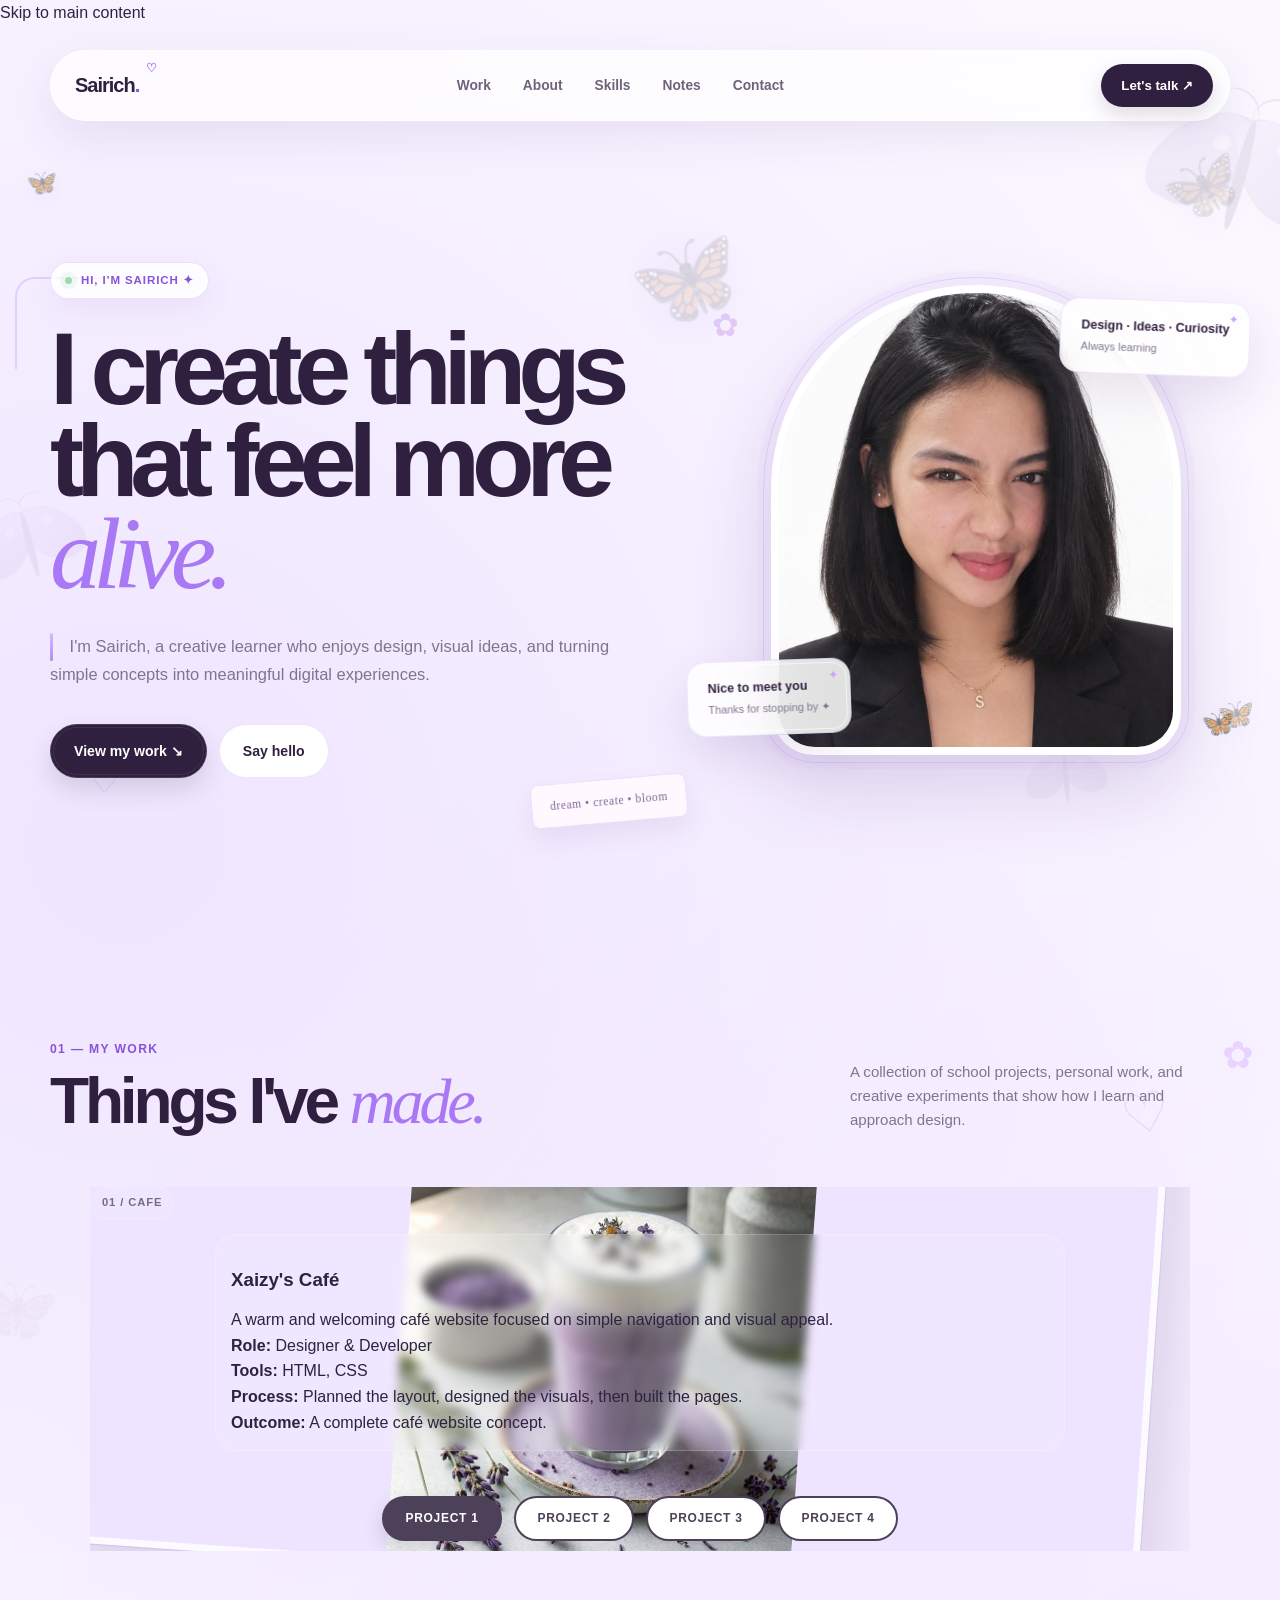
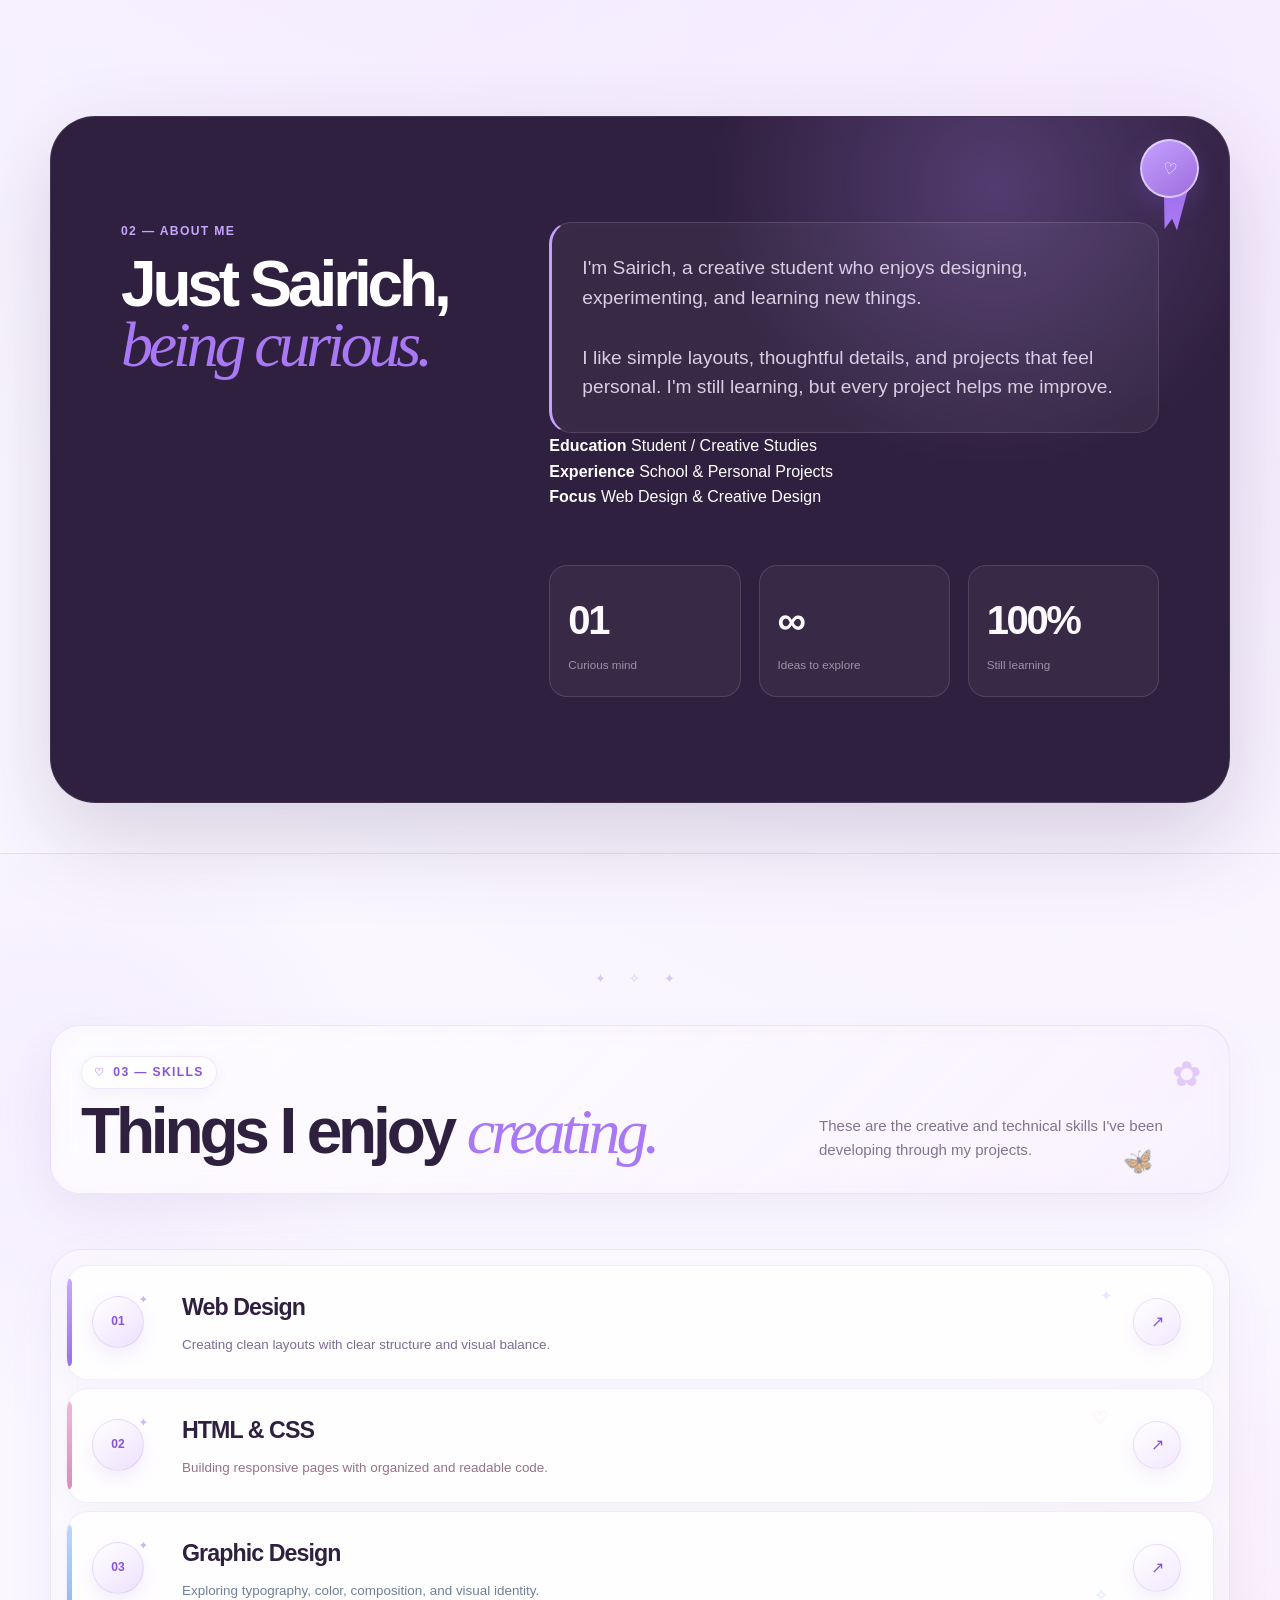
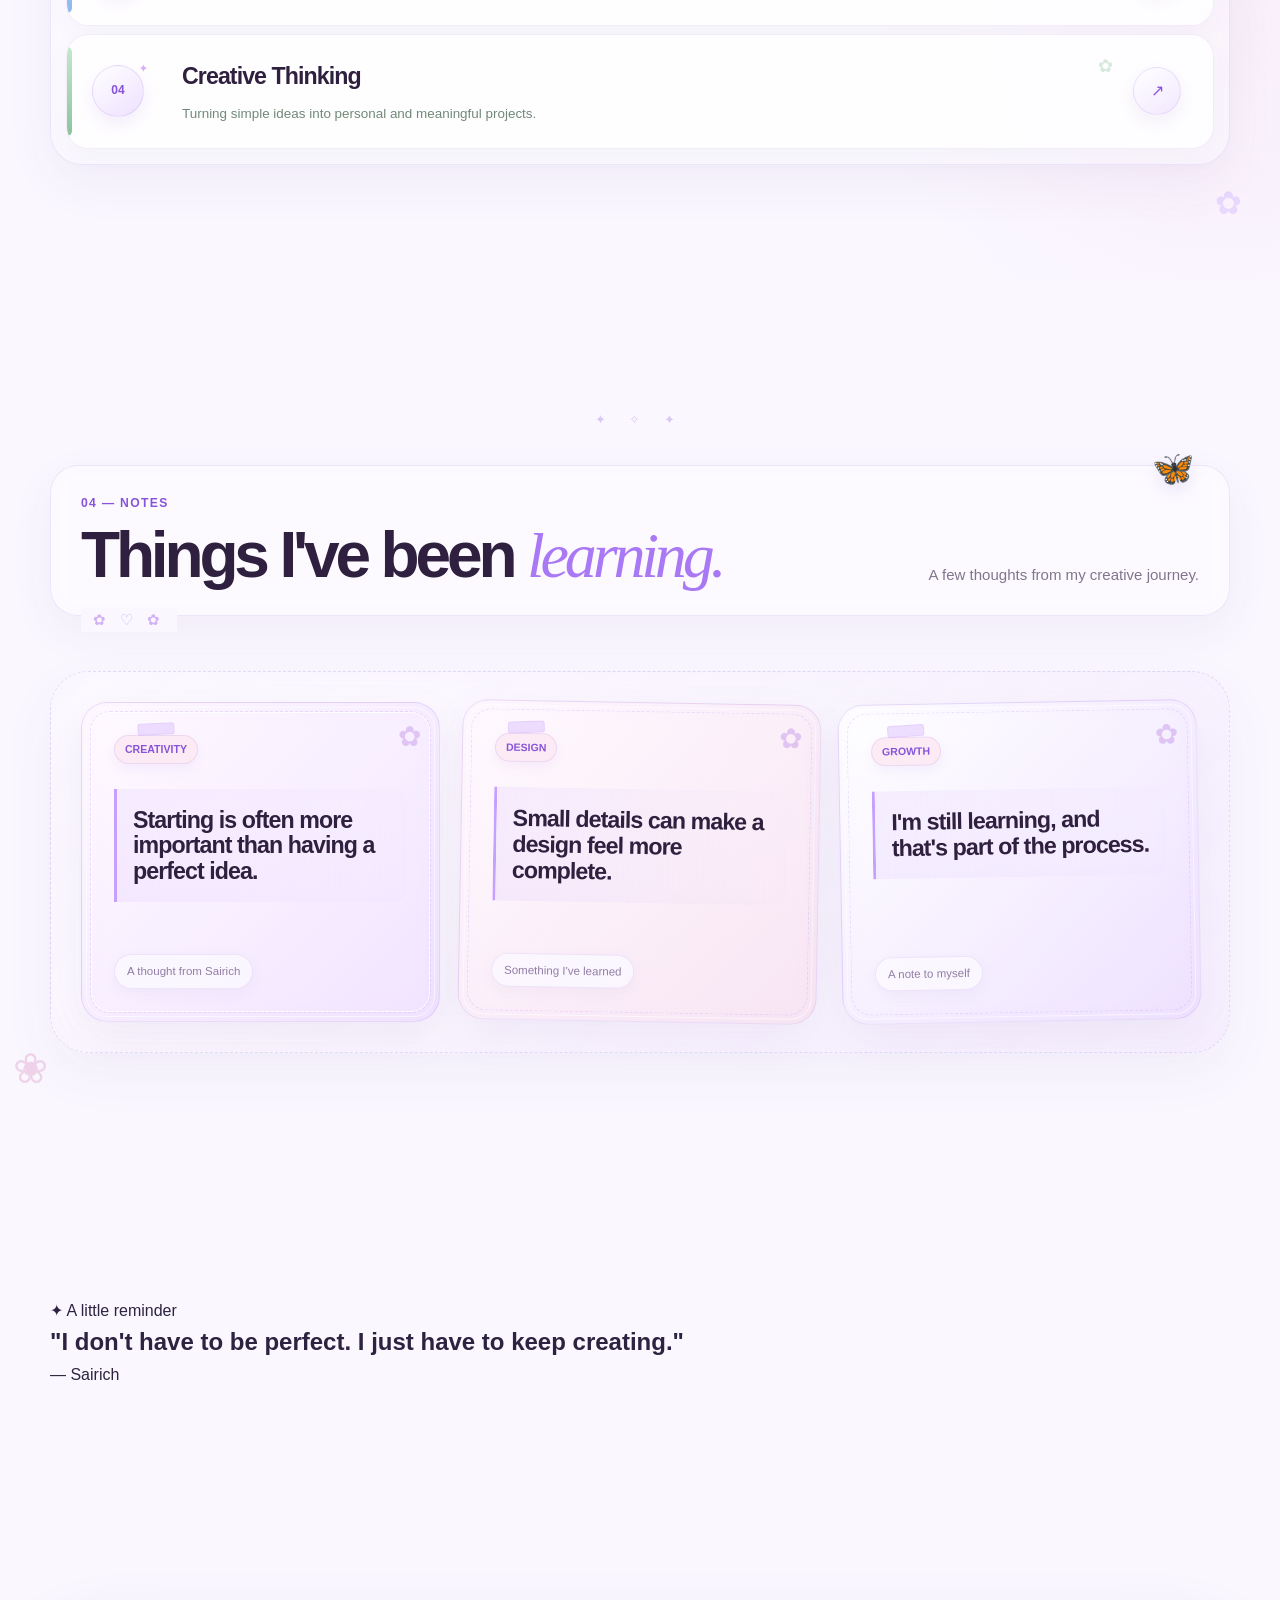
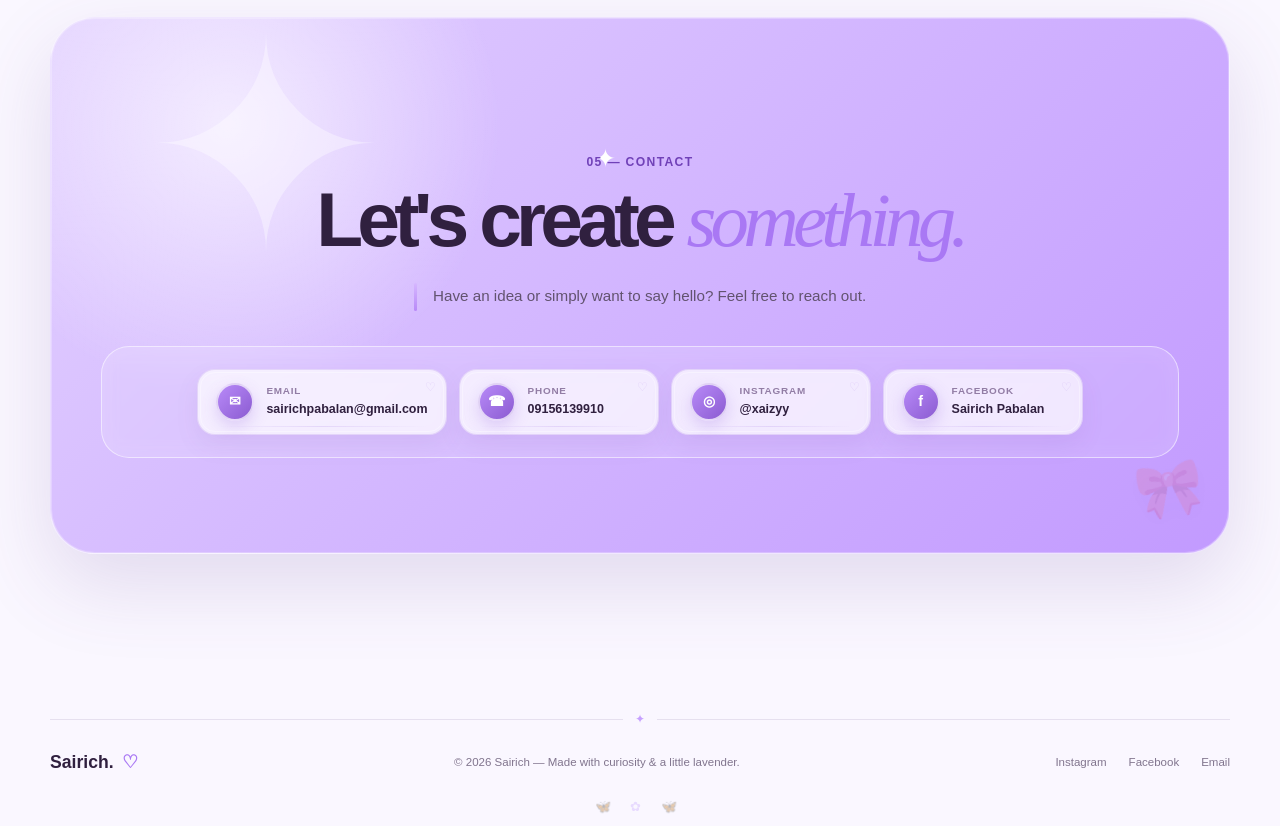
<file: xaizy port/index.html>
<!DOCTYPE html>
<html lang="en">
<head>
    <meta charset="UTF-8">
    <meta name="viewport" content="width=device-width, initial-scale=1.0">

    <meta
        name="description"
        content="Sairich's creative portfolio featuring design projects, personal work, and creative experiments."
    >

    <title>Sairich — Creative Portfolio</title>

    <link rel="stylesheet" href="style.css">
</head>

<body>

    <!-- Skip Link -->
    <a href="#main-content" class="skip-link">
        Skip to main content
    </a>

    <!-- Decorative Butterflies -->
    <div class="butterfly butterfly-one" aria-hidden="true">
        <span class="wing wing-left"></span>
        <span class="wing wing-right"></span>
        <span class="body"></span>
    </div>

    <div class="butterfly butterfly-two" aria-hidden="true">
        <span class="wing wing-left"></span>
        <span class="wing wing-right"></span>
        <span class="body"></span>
    </div>

    <div class="butterfly butterfly-three" aria-hidden="true">
        <span class="wing wing-left"></span>
        <span class="wing wing-right"></span>
        <span class="body"></span>
    </div>


    <!-- HEADER -->
    <header class="site-header">

        <div class="container">

            <nav class="nav" aria-label="Main navigation">

                <a href="#home" class="logo">
                    Sairich<span>.</span>
                </a>

                <ul class="nav-links">

                    <li>
                        <a href="#work">Work</a>
                    </li>

                    <li>
                        <a href="#about">About</a>
                    </li>

                    <li>
                        <a href="#services">Skills</a>
                    </li>

                    <li>
                        <a href="#notes">Notes</a>
                    </li>

                    <li>
                        <a href="#contact">Contact</a>
                    </li>

                </ul>

                <a href="#contact" class="nav-cta">
                    Let's talk ↗
                </a>

            </nav>

        </div>

    </header>


    <main id="main-content">


        <!-- HERO -->
        <section class="hero" id="home">

            <div class="container hero-grid">

                <div class="hero-content">

                    <span class="eyebrow">
                        Hi, I'm Sairich ✦
                    </span>

                    <h1>
                        I create things
                        that feel more
                        <em>alive.</em>
                    </h1>

                    <p class="hero-description">
                        I'm Sairich, a creative learner who enjoys
                        design, visual ideas, and turning simple concepts
                        into meaningful digital experiences.
                    </p>

                    <div class="hero-buttons">

                        <a
                            href="#work"
                            class="button button-primary"
                        >
                            View my work ↘
                        </a>

                        <a
                            href="#contact"
                            class="button button-secondary"
                        >
                            Say hello
                        </a>

                    </div>

                </div>


                <div class="hero-art">

                    <div class="art-card">

                        <img
                            src="xai.jpg"
                            alt="Portrait of Sairich"
                        >

                    </div>

                    <div class="floating-note floating-note-one">

                        <strong>
                            Design · Ideas · Curiosity
                        </strong>

                        <small>
                            Always learning
                        </small>

                    </div>

                    <div class="floating-note floating-note-two">

                        <strong>
                            Nice to meet you
                        </strong>

                        <small>
                            Thanks for stopping by ✦
                        </small>

                    </div>

                </div>

            </div>

        </section>


        <!-- WORK -->
<section class="work-section" id="work">

    <div class="container">

        <div class="section-heading">

            <div>
                <span class="section-number">
                    01 — My work
                </span>

                <h2 class="section-title">
                    Things I've
                    <em>made.</em>
                </h2>
            </div>

            <p class="section-description">
                A collection of school projects, personal work,
                and creative experiments that show how I learn
                and approach design.
            </p>

        </div>


        <!-- CSS-ONLY SLIDESHOW -->

        <div class="work-slideshow">

            <!-- Hidden controls -->
            <input type="radio" name="work-slide" id="slide-1" checked>
            <input type="radio" name="work-slide" id="slide-2">
            <input type="radio" name="work-slide" id="slide-3">
            <input type="radio" name="work-slide" id="slide-4">


            <!-- SLIDE 1 -->
            <article class="work-slide slide-one">

                <span class="project-number">
                    01 / CAFE
                </span>

                <div class="project-visual">

                    <img
                        src="cafe.jpg"
                        alt="Preview of Xaizy's Café website"
                    >

                </div>

                <div class="project-content">

                    <h3>
                        Xaizy's Café
                    </h3>

                    <p>
                        A warm and welcoming café website
                        focused on simple navigation and visual appeal.
                    </p>

                    <p>
                        <strong>Role:</strong> Designer & Developer<br>
                        <strong>Tools:</strong> HTML, CSS<br>
                        <strong>Process:</strong> Planned the layout,
                        designed the visuals, then built the pages.<br>
                        <strong>Outcome:</strong> A complete café
                        website concept.
                    </p>

                </div>

            </article>


            <!-- SLIDE 2 -->
            <article class="work-slide slide-two">

                <span class="project-number">
                    02 / SPACE
                </span>

                <div class="project-visual">

                    <img
                        src="space.jpg"
                        alt="Preview of My Peace digital space project"
                    >

                </div>

                <div class="project-content">

                    <h3>
                        My Peace
                    </h3>

                    <p>
                        A calm digital space inspired by comfort,
                        simplicity, and personal expression.
                    </p>

                    <p>
                        <strong>Role:</strong> Concept Designer<br>
                        <strong>Tools:</strong> HTML, CSS, Canva<br>
                        <strong>Process:</strong> Explored colors,
                        spacing, and imagery to create a calm mood.<br>
                        <strong>Outcome:</strong> A personal space
                        with a clear visual identity.
                    </p>

                </div>

            </article>


            <!-- SLIDE 3 -->
            <article class="work-slide slide-three">

                <span class="project-number">
                    03 / DIARY
                </span>

                <div class="project-visual">

                    <img
                        src="diary.jpg"
                        alt="Preview of Sairich's diary design project"
                    >

                </div>

                <div class="project-content">

                    <h3>
                        Diary
                    </h3>

                    <p>
                        A collection of small designs created
                        from everyday ideas and inspiration.
                    </p>

                    <p>
                        <strong>Role:</strong> Graphic Designer<br>
                        <strong>Tools:</strong> Canva, Digital Design<br>
                        <strong>Process:</strong> Experimented with
                        typography, color, and composition.<br>
                        <strong>Outcome:</strong> A growing collection
                        of personal design studies.
                    </p>

                </div>

            </article>


                            <!-- SLIDE 4 -->
        <article class="work-slide slide-four">

            <span class="project-number">
                04 / PORTFOLIO
            </span>

            <div class="project-visual">

                <img
                    src="portfolio.jpg"
                    alt="Preview of Sairich's personal portfolio website"
                >

            </div>

            <div class="project-content">

                <h3>
                    My Portfolio
                </h3>

                <p>
                    My own corner of the internet, designed
                    to reflect my personality and creative style.
                </p>

                <p>
                    <strong>Role:</strong> Designer & Developer<br>
                    <strong>Tools:</strong> HTML, CSS<br>
                    <strong>Process:</strong> Built the layout,
                    developed the sections, and refined the design.<br>
                    <strong>Outcome:</strong> A responsive portfolio
                    that presents my work and skills.
                </p>

            </div>

        </article>


                <!-- PROJECT NAVIGATION -->

        <div class="work-navigation">

            <label for="slide-1" class="work-button">
                Project 1
            </label>

            <label for="slide-2" class="work-button">
                Project 2
            </label>

            <label for="slide-3" class="work-button">
                Project 3
            </label>

            <label for="slide-4" class="work-button">
                Project 4
            </label>

        </div>

    </div>
    <!-- END WORK SLIDESHOW -->

</div>
<!-- END CONTAINER -->

</section>
<!-- END WORK -->


        <!-- ABOUT -->
        <section class="about-section" id="about">

            <div class="about">

                <div class="about-inner">

                    <div class="about-heading">

                        <span class="section-number">
                            02 — About me
                        </span>

                        <h2 class="section-title">
                            Just Sairich,
                            <em>being curious.</em>
                        </h2>

                    </div>


                    <div class="about-content">

                        <p class="about-copy">
                            I'm Sairich, a creative student who enjoys
                            designing, experimenting, and learning new things.

                            <br><br>

                            I like simple layouts, thoughtful details,
                            and projects that feel personal. I'm still
                            learning, but every project helps me improve.
                        </p>


                        <!-- Education / Experience -->
                        <div class="about-info">

                            <div>
                                <strong>Education</strong>
                                <span>Student / Creative Studies</span>
                            </div>

                            <div>
                                <strong>Experience</strong>
                                <span>School & Personal Projects</span>
                            </div>

                            <div>
                                <strong>Focus</strong>
                                <span>Web Design & Creative Design</span>
                            </div>

                        </div>


                        <div class="about-stats">

                            <div class="stat">
                                <strong>01</strong>
                                <span>Curious mind</span>
                            </div>

                            <div class="stat">
                                <strong>∞</strong>
                                <span>Ideas to explore</span>
                            </div>

                            <div class="stat">
                                <strong>100%</strong>
                                <span>Still learning</span>
                            </div>

                        </div>

                    </div>

                </div>

            </div>

        </section>


        <!-- SKILLS -->
        <section class="services-section" id="services">

            <div class="container">

                <div class="section-heading">

                    <div>

                        <span class="section-number">
                            03 — Skills
                        </span>

                        <h2 class="section-title">
                            Things I enjoy
                            <em>creating.</em>
                        </h2>

                    </div>

                    <p class="section-description">
                        These are the creative and technical skills
                        I've been developing through my projects.
                    </p>

                </div>


                <div class="service-list">


                    <article class="service">

                        <span class="service-index">
                            01
                        </span>

                        <div class="service-content">

                            <h3>
                                Web Design
                            </h3>

                            <p>
                                Creating clean layouts with clear
                                structure and visual balance.
                            </p>

                        </div>

                        <span class="service-arrow">
                            ↗
                        </span>

                    </article>


                    <article class="service">

                        <span class="service-index">
                            02
                        </span>

                        <div class="service-content">

                            <h3>
                                HTML & CSS
                            </h3>

                            <p>
                                Building responsive pages with
                                organized and readable code.
                            </p>

                        </div>

                        <span class="service-arrow">
                            ↗
                        </span>

                    </article>


                    <article class="service">

                        <span class="service-index">
                            03
                        </span>

                        <div class="service-content">

                            <h3>
                                Graphic Design
                            </h3>

                            <p>
                                Exploring typography, color,
                                composition, and visual identity.
                            </p>

                        </div>

                        <span class="service-arrow">
                            ↗
                        </span>

                    </article>


                    <article class="service">

                        <span class="service-index">
                            04
                        </span>

                        <div class="service-content">

                            <h3>
                                Creative Thinking
                            </h3>

                            <p>
                                Turning simple ideas into
                                personal and meaningful projects.
                            </p>

                        </div>

                        <span class="service-arrow">
                            ↗
                        </span>

                    </article>


                </div>

            </div>

        </section>


        <!-- NOTES -->
        <section class="notes-section" id="notes">

            <div class="container">

                <div class="section-heading">

                    <div>

                        <span class="section-number">
                            04 — Notes
                        </span>

                        <h2 class="section-title">
                            Things I've been
                            <em>learning.</em>
                        </h2>

                    </div>

                    <p class="section-description">
                        A few thoughts from my creative journey.
                    </p>

                </div>


                <div class="notes-grid">


                    <article class="note">

                        <div class="note-content">

                            <span class="note-tag">
                                Creativity
                            </span>

                            <h3>
                                Starting is often more important
                                than having a perfect idea.
                            </h3>

                        </div>

                        <span class="note-date">
                            A thought from Sairich
                        </span>

                    </article>


                    <article class="note">

                        <div class="note-content">

                            <span class="note-tag">
                                Design
                            </span>

                            <h3>
                                Small details can make a design
                                feel more complete.
                            </h3>

                        </div>

                        <span class="note-date">
                            Something I've learned
                        </span>

                    </article>


                    <article class="note">

                        <div class="note-content">

                            <span class="note-tag">
                                Growth
                            </span>

                            <h3>
                                I'm still learning, and that's
                                part of the process.
                            </h3>

                        </div>

                        <span class="note-date">
                            A note to myself
                        </span>

                    </article>


                </div>

            </div>

        </section>


        <!-- QUOTE -->
        <section class="quote-section">

            <div class="container">

                <div class="quote-box">

                    <span>
                        ✦ A little reminder
                    </span>

                    <h2>
                        "I don't have to be perfect.
                        I just have to keep creating."
                    </h2>

                    <p>
                        — Sairich
                    </p>

                </div>

            </div>

        </section>


        <!-- CONTACT -->
        <section class="contact-section" id="contact">

            <div class="container">

                <div class="contact-box">

                    <div
                        class="contact-decoration"
                        aria-hidden="true"
                    >
                        ✦
                    </div>

                    <span class="section-number">
                        05 — Contact
                    </span>

                    <h2>
                        Let's create
                        <em>something.</em>
                    </h2>

                    <p>
                        Have an idea or simply want to say hello?
                        Feel free to reach out.
                    </p>


                    <div class="contact-details">

                        <a
                            href="mailto:sairichpabalan@gmail.com"
                            class="contact-item"
                        >

                            <span
                                class="contact-icon"
                                aria-hidden="true"
                            >
                                ✉
                            </span>

                            <span>
                                <small>Email</small>
                                sairichpabalan@gmail.com
                            </span>

                        </a>


                        <a
                            href="tel:09156139910"
                            class="contact-item"
                        >

                            <span
                                class="contact-icon"
                                aria-hidden="true"
                            >
                                ☎
                            </span>

                            <span>
                                <small>Phone</small>
                                09156139910
                            </span>

                        </a>


                        <a
                            href="https://www.instagram.com/xaizyy"
                            class="contact-item"
                            target="_blank"
                            rel="noopener noreferrer"
                            aria-label="Visit Sairich on Instagram"
                        >

                            <span
                                class="contact-icon"
                                aria-hidden="true"
                            >
                                ◎
                            </span>

                            <span>
                                <small>Instagram</small>
                                @xaizyy
                            </span>

                        </a>


                        <a
                            href="https://www.facebook.com/sairich.pabalan"
                            class="contact-item"
                            target="_blank"
                            rel="noopener noreferrer"
                            aria-label="Visit Sairich on Facebook"
                        >

                            <span
                                class="contact-icon"
                                aria-hidden="true"
                            >
                                f
                            </span>

                            <span>
                                <small>Facebook</small>
                                Sairich Pabalan
                            </span>

                        </a>

                    </div>

                </div>

            </div>

        </section>

    </main>


    <!-- FOOTER -->
    <footer class="site-footer">

        <div class="container">

            <div class="footer-inner">

                <a
                    href="#home"
                    class="footer-logo"
                >
                    Sairich.
                </a>


                <p class="footer-copy">
                    © 2026 Sairich — Made with curiosity & a little lavender.
                </p>


                <div class="footer-links">

                    <a
                        href="https://www.instagram.com/xaizyy"
                        target="_blank"
                        rel="noopener noreferrer"
                    >
                        Instagram
                    </a>

                    <a
                        href="https://www.facebook.com/sairich.pabalan"
                        target="_blank"
                        rel="noopener noreferrer"
                    >
                        Facebook
                    </a>

                    <a
                        href="mailto:sairichpabalan@gmail.com"
                    >
                        Email
                    </a>

                </div>

            </div>

        </div>

          </footer>

</body>
</html>
</file>
<file: xaizy port/style.css>
/* =========================================================
   SAIRICH PORTFOLIO
   Girly Lavender Edition
   No JavaScript • No Frameworks • No External Dependencies
========================================================= */


/* =========================================================
   RESET
========================================================= */

* {
    margin: 0;
    padding: 0;
    box-sizing: border-box;
}

html {
    scroll-behavior: smooth;
}

body {
    font-family: Arial, Helvetica, sans-serif;
    background:
        radial-gradient(
            circle at 10% 15%,
            rgba(211, 183, 255, 0.28),
            transparent 25%
        ),
        radial-gradient(
            circle at 90% 30%,
            rgba(237, 214, 255, 0.35),
            transparent 28%
        ),
        #faf7ff;
    color: #2d2340;
    line-height: 1.6;
    overflow-x: hidden;
}

img {
    max-width: 100%;
}

a {
    color: inherit;
    text-decoration: none;
}

button,
a {
    -webkit-tap-highlight-color: transparent;
}


/* =========================================================
   VARIABLES
========================================================= */

:root {

    --lavender-50: #fcf9ff;
    --lavender-100: #f7f0ff;
    --lavender-200: #eee0ff;
    --lavender-300: #ddc4ff;
    --lavender-400: #c6a0ff;
    --lavender-500: #a978f4;
    --lavender-600: #8754d9;
    --lavender-700: #7041b8;

    --purple-dark: #30203f;
    --purple-deep: #24172f;

    --pink: #f4c8df;
    --pink-light: #fceaf5;

    --white: #ffffff;

    --muted: #81758e;

    --border: rgba(91, 62, 126, 0.12);

    --shadow:
        0 25px 70px rgba(102, 69, 148, 0.13);

    --shadow-soft:
        0 12px 35px rgba(102, 69, 148, 0.10);

    --radius-large: 38px;
    --radius-medium: 24px;
}


/* =========================================================
   BACKGROUND DECORATIONS
========================================================= */

body::before {
    content: "✦";
    position: fixed;
    top: 13%;
    left: 3%;
    font-size: 25px;
    color: #c39aff;
    opacity: 0.65;
    animation: twinkle 3s ease-in-out infinite;
    pointer-events: none;
    z-index: -1;
}

body::after {
    content: "✧";
    position: fixed;
    right: 4%;
    bottom: 15%;
    font-size: 40px;
    color: #e3b7dc;
    opacity: 0.55;
    animation: floatStar 5s ease-in-out infinite;
    pointer-events: none;
    z-index: -1;
}


/* =========================================================
   CONTAINER
========================================================= */

.container {
    width: min(1180px, calc(100% - 40px));
    margin: 0 auto;
}


/* =========================================================
   HEADER
========================================================= */

.site-header {
    position: relative;
    z-index: 20;
    padding: 24px 0;
}

.nav {
    display: flex;
    align-items: center;
    justify-content: space-between;

    padding: 13px 16px 13px 24px;

    background: rgba(255, 255, 255, 0.72);

    backdrop-filter: blur(20px);
    -webkit-backdrop-filter: blur(20px);

    border: 1px solid rgba(255, 255, 255, 0.95);

    border-radius: 100px;

    box-shadow:
        0 15px 45px rgba(99, 67, 140, 0.10);

    animation: navAppear 0.8s ease both;
}

.logo {
    position: relative;

    font-size: 1.25rem;
    font-weight: 800;

    letter-spacing: -0.05em;

    color: var(--purple-dark);

    transition: 0.3s ease;
}

.logo::after {
    content: "♡";

    position: absolute;

    right: -17px;
    top: -10px;

    color: var(--lavender-500);

    font-size: 12px;

    animation: heartFloat 3s ease-in-out infinite;
}

.logo span {
    color: var(--lavender-600);
}

.logo:hover {
    transform: translateY(-2px);
}

.nav-links {
    display: flex;
    align-items: center;
    gap: 32px;

    list-style: none;
}

.nav-links a {
    position: relative;

    color: #6e637b;

    font-size: 0.86rem;
    font-weight: 600;

    transition: 0.3s ease;
}

.nav-links a::after {
    content: "";

    position: absolute;

    left: 50%;
    bottom: -7px;

    width: 0;
    height: 2px;

    background: var(--lavender-500);

    border-radius: 20px;

    transform: translateX(-50%);

    transition: 0.3s ease;
}

.nav-links a:hover {
    color: var(--lavender-600);
}

.nav-links a:hover::after {
    width: 100%;
}

.nav-cta {
    padding: 11px 20px;

    color: white;
    background: var(--purple-dark);

    border-radius: 100px;

    font-size: 0.83rem;
    font-weight: 700;

    box-shadow:
        0 8px 20px rgba(48, 32, 63, 0.15);

    transition: 0.3s ease;
}

.nav-cta:hover {
    background: var(--lavender-600);

    transform: translateY(-3px);

    box-shadow:
        0 12px 25px rgba(135, 84, 217, 0.25);
}


/* =========================================================
   HERO
========================================================= */

.hero {
    position: relative;

    min-height: 780px;

    display: grid;
    place-items: center;

    padding: 100px 0 130px;

    overflow: hidden;
}

.hero::before {
    content: "";

    position: absolute;

    width: 500px;
    height: 500px;

    top: -180px;
    right: -180px;

    border-radius: 50%;

    background:
        radial-gradient(
            circle,
            rgba(199, 158, 255, 0.38),
            transparent 70%
        );

    animation: slowPulse 7s ease-in-out infinite;

    pointer-events: none;
}

.hero::after {
    content: "♡";

    position: absolute;

    left: 7%;
    bottom: 15%;

    color: #d8b9f7;

    font-size: 32px;

    opacity: 0.6;

    animation: heartFloat 4s ease-in-out infinite;

    pointer-events: none;
}

.hero-grid {
    display: grid;

    grid-template-columns: 1.08fr 0.92fr;

    align-items: center;

    gap: 75px;
}

.hero-content {
    animation: heroText 1s ease both;
}

.eyebrow {
    display: inline-flex;
    align-items: center;
    gap: 9px;

    padding: 8px 14px;

    background: rgba(255, 255, 255, 0.8);

    border: 1px solid var(--border);

    border-radius: 100px;

    color: var(--lavender-600);

    font-size: 0.72rem;
    font-weight: 800;

    letter-spacing: 0.08em;
    text-transform: uppercase;

    box-shadow:
        0 10px 30px rgba(126, 82, 171, 0.08);
}

.eyebrow::before {
    content: "";

    width: 7px;
    height: 7px;

    background: #9bdcb0;

    border-radius: 50%;

    box-shadow:
        0 0 0 5px rgba(155, 220, 176, 0.14);

    animation: pulseDot 2s infinite;
}

.hero h1 {
    max-width: 750px;

    margin-top: 25px;

    font-size: clamp(3.5rem, 8vw, 7.3rem);

    line-height: 0.9;

    letter-spacing: -0.08em;

    font-weight: 800;

    color: var(--purple-dark);
}

.hero h1 em,
.section-title em,
.contact-box h2 em {
    color: var(--lavender-500);

    font-family: Georgia, serif;

    font-weight: 400;
}

.hero-description {
    max-width: 570px;

    margin-top: 32px;

    color: var(--muted);

    font-size: 1.03rem;
}

.hero-buttons {
    display: flex;

    gap: 12px;

    margin-top: 36px;

    flex-wrap: wrap;
}

.button {
    display: inline-flex;

    align-items: center;
    justify-content: center;

    padding: 15px 23px;

    border-radius: 100px;

    font-size: 0.88rem;
    font-weight: 700;

    transition: 0.35s ease;
}

.button-primary {
    color: white;

    background: var(--purple-dark);

    box-shadow:
        0 12px 25px rgba(48, 32, 63, 0.14);
}

.button-primary:hover {
    background: var(--lavender-600);

    transform: translateY(-4px);

    box-shadow:
        0 17px 35px rgba(135, 84, 217, 0.25);
}

.button-secondary {
    background: white;

    border: 1px solid var(--border);

    color: var(--purple-dark);
}

.button-secondary:hover {
    border-color: var(--lavender-400);

    background: #fdfaff;

    transform: translateY(-4px);

    box-shadow:
        0 12px 25px rgba(126, 82, 171, 0.10);
}


/* =========================================================
   PHOTO AREA
   NO DESIGN OVER THE PHOTO
========================================================= */

.hero-art {
    position: relative;

    height: 510px;

    display: flex;

    align-items: center;
    justify-content: center;

    animation: photoEntrance 1.1s ease both;
}

.art-card {
    position: relative;

    width: min(410px, 100%);
    height: 470px;

    overflow: hidden;

    background: #eee4ff;

    border-radius: 210px 210px 45px 45px;

    border: 8px solid white;

    box-shadow:
        0 30px 80px rgba(99, 67, 140, 0.20);

    animation: photoFloat 6s ease-in-out infinite;
}

/*
   The image itself has NO overlay,
   NO gradient,
   NO decoration.
*/

.art-card img {
    width: 100%;
    height: 100%;

    display: block;

    object-fit: cover;

    object-position: center;

    border: none;

    filter: none;

    opacity: 1;

    transition: transform 0.6s ease;
}

.art-card:hover img {
    transform: scale(1.03);
}


/* =========================================================
   FLOATING NOTES
========================================================= */

.floating-note {
    position: absolute;

    padding: 17px 20px;

    background: rgba(255, 255, 255, 0.86);

    backdrop-filter: blur(18px);
    -webkit-backdrop-filter: blur(18px);

    border: 1px solid rgba(255, 255, 255, 0.95);

    border-radius: 19px;

    box-shadow:
        0 18px 45px rgba(95, 63, 133, 0.13);

    z-index: 3;
}

.floating-note::before {
    content: "✦";

    position: absolute;

    color: var(--lavender-400);

    font-size: 12px;

    right: 11px;
    top: 7px;
}

.floating-note strong {
    display: block;

    font-size: 0.78rem;

    color: var(--purple-dark);
}

.floating-note small {
    display: block;

    margin-top: 2px;

    color: var(--muted);

    font-size: 0.68rem;
}

.floating-note-one {
    top: 35px;
    right: -20px;

    animation:
        noteFloatOne 4.5s ease-in-out infinite;
}

.floating-note-two {
    left: -35px;
    bottom: 40px;

    animation:
        noteFloatTwo 5s ease-in-out infinite;
}


/* =========================================================
   SECTIONS
========================================================= */

section {
    padding: 115px 0;
}

.section-heading {
    display: flex;

    justify-content: space-between;
    align-items: end;

    gap: 35px;

    margin-bottom: 55px;
}

.section-number {
    display: block;

    margin-bottom: 12px;

    color: var(--lavender-600);

    font-size: 0.76rem;
    font-weight: 800;

    letter-spacing: 0.11em;

    text-transform: uppercase;
}

.section-title {
    max-width: 680px;

    font-size: clamp(2.6rem, 5vw, 4.6rem);

    line-height: 0.94;

    letter-spacing: -0.065em;

    color: var(--purple-dark);
}

.section-description {
    max-width: 380px;

    color: var(--muted);

    font-size: 0.94rem;
}


/* =========================================================
   WORK
========================================================= */

.work-section {
    position: relative;
}

.work-grid {
    display: grid;

    grid-template-columns: repeat(12, 1fr);

    gap: 22px;
}

.project {
    position: relative;

    min-height: 440px;

    padding: 27px;

    border-radius: var(--radius-large);

    overflow: hidden;

    display: flex;
    flex-direction: column;
    justify-content: space-between;

    transition:
        transform 0.4s ease,
        box-shadow 0.4s ease;
}

.project::before {
    content: "";

    position: absolute;

    width: 130px;
    height: 130px;

    border-radius: 50%;

    background: rgba(255, 255, 255, 0.2);

    top: -55px;
    right: -40px;

    transition: 0.5s ease;
}

.project:hover {
    transform: translateY(-10px) rotate(-0.4deg);

    box-shadow:
        0 30px 70px rgba(97, 65, 139, 0.15);
}

.project:hover::before {
    transform: scale(1.5);
}

.project-one {
    grid-column: span 7;

    background:
        linear-gradient(
            135deg,
            #dfceff,
            #cbb0fa
        );
}

.project-two {
    grid-column: span 5;

    background:
        linear-gradient(
            135deg,
            #f5edff,
            #e9d9ff
        );
}

.project-three {
    grid-column: span 5;

    background:
        linear-gradient(
            135deg,
            #f8dced,
            #e6c8e8
        );
}

.project-four {
    grid-column: span 7;

    background:
        linear-gradient(
            135deg,
            #342341,
            #4b315d
        );

    color: white;
}

.project-number {
    font-size: 0.7rem;

    font-weight: 800;

    letter-spacing: 0.08em;

    opacity: 0.62;
}

.project-content {
    position: relative;

    z-index: 2;
}

.project h3 {
    font-size: 2rem;

    line-height: 1;

    letter-spacing: -0.05em;
}

.project p {
    max-width: 340px;

    margin-top: 10px;

    font-size: 0.84rem;

    opacity: 0.7;
}


/* =========================================================
   PROJECT VISUALS
========================================================= */

.project-visual {
    position: absolute;

    width: 225px;
    height: 225px;

    right: 35px;
    top: 50%;

    transform: translateY(-50%) rotate(12deg);

    background:
        linear-gradient(
            135deg,
            rgba(255,255,255,0.95),
            rgba(255,255,255,0.22)
        );

    box-shadow:
        20px 30px 55px rgba(74, 48, 112, 0.13);

    transition:
        transform 0.5s ease;
}

.project:hover .project-visual {
    transform:
        translateY(-50%)
        rotate(3deg)
        scale(1.08);
}

.visual-one {
    border-radius: 45% 55% 60% 40%;
}

.visual-two {
    border-radius: 50%;

    background:
        radial-gradient(
            circle at 30% 30%,
            #ffffff,
            #b88af8
        );
}

.visual-three {
    border-radius: 55px 12px 55px 12px;

    background:
        linear-gradient(
            135deg,
            #fff0d7,
            #f5b8d4
        );
}

.visual-four {
    border-radius: 50%;

    background:
        radial-gradient(
            circle at 35% 30%,
            #bfa2ff,
            #7452a8
        );
}


/* =========================================================
   ABOUT
========================================================= */

.about-section {
    padding: 50px 0;
}

.about {
    width: min(1180px, calc(100% - 40px));

    margin: 0 auto;

    background:
        radial-gradient(
            circle at 80% 10%,
            rgba(185, 143, 255, 0.25),
            transparent 25%
        ),
        #30203f;

    color: white;

    border-radius: 45px;

    overflow: hidden;

    box-shadow:
        0 35px 90px rgba(60, 37, 84, 0.18);
}

.about-inner {
    padding: 105px 70px;

    display: grid;

    grid-template-columns: 0.7fr 1.3fr;

    gap: 100px;
}

.about .section-number {
    color: #c7a5ff;
}

.about .section-title {
    color: white;
}

.about-copy {
    color: #d9cde3;

    font-size: 1.2rem;

    line-height: 1.55;
}

.about-copy strong {
    color: white;
}

.about-stats {
    display: grid;

    grid-template-columns: repeat(3, 1fr);

    gap: 18px;

    margin-top: 55px;
}

.stat {
    padding-top: 20px;

    border-top:
        1px solid rgba(255,255,255,0.15);
}

.stat strong {
    display: block;

    font-size: 2.5rem;

    letter-spacing: -0.06em;

    color: white;
}

.stat span {
    color: #9f91aa;

    font-size: 0.73rem;
}


/* =========================================================
   SERVICES
========================================================= */

.services-section {
    border-top:
        1px solid var(--border);
}

.service-list {
    border-top:
        1px solid var(--border);
}

.service {
    position: relative;

    display: grid;

    grid-template-columns: 80px 1fr auto;

    align-items: center;

    gap: 30px;

    padding: 32px 0;

    border-bottom:
        1px solid var(--border);

    transition:
        padding 0.35s ease,
        background 0.35s ease;
}

.service:hover {
    padding-left: 20px;
    padding-right: 20px;

    background:
        rgba(255,255,255,0.65);

    border-radius: 18px;
}

.service-index {
    color: var(--lavender-500);

    font-size: 0.78rem;

    font-weight: 800;
}

.service h3 {
    font-size: 1.5rem;

    letter-spacing: -0.04em;

    color: var(--purple-dark);
}

.service p {
    margin-top: 5px;

    color: var(--muted);

    font-size: 0.84rem;
}

.service-arrow {
    width: 46px;
    height: 46px;

    display: grid;
    place-items: center;

    border:
        1px solid var(--border);

    border-radius: 50%;

    color: var(--lavender-600);

    transition: 0.35s ease;
}

.service:hover .service-arrow {
    background: var(--lavender-500);

    color: white;

    transform:
        rotate(45deg);
}


/* =========================================================
   NOTES
========================================================= */

.notes-section {
    position: relative;
}

.notes-grid {
    display: grid;

    grid-template-columns: repeat(3, 1fr);

    gap: 20px;
}

.note {
    position: relative;

    min-height: 280px;

    padding: 30px;

    display: flex;
    flex-direction: column;
    justify-content: space-between;

    background:
        rgba(255,255,255,0.72);

    border:
        1px solid rgba(112, 65, 184, 0.10);

    border-radius: var(--radius-medium);

    box-shadow:
        0 10px 35px rgba(102, 69, 148, 0.06);

    overflow: hidden;

    transition:
        transform 0.35s ease,
        box-shadow 0.35s ease;
}

.note::after {
    content: "♡";

    position: absolute;

    right: 22px;
    top: 18px;

    color: #d7b6ef;

    font-size: 25px;

    opacity: 0.65;

    transition: 0.35s ease;
}

.note:hover {
    transform:
        translateY(-8px)
        rotate(-0.5deg);

    background: white;

    box-shadow:
        0 25px 55px rgba(102, 69, 148, 0.12);
}

.note:hover::after {
    transform:
        rotate(15deg)
        scale(1.2);
}

.note-tag {
    display: inline-block;

    width: fit-content;

    padding: 5px 10px;

    background: var(--pink-light);

    color: var(--lavender-600);

    border-radius: 100px;

    font-size: 0.66rem;

    font-weight: 800;

    text-transform: uppercase;
}

.note h3 {
    max-width: 330px;

    margin-top: 25px;

    font-size: 1.45rem;

    line-height: 1.12;

    letter-spacing: -0.04em;

    color: var(--purple-dark);
}

.note-date {
    color: var(--muted);

    font-size: 0.72rem;
}


/* =========================================================
   CONTACT
========================================================= */

.contact-section {
    padding-bottom: 130px;
}

.contact-box {
    position: relative;

    overflow: hidden;

    padding: 95px 50px;

    text-align: center;

    background:
        radial-gradient(
            circle at 15% 20%,
            rgba(255,255,255,0.65),
            transparent 25%
        ),
        linear-gradient(
            135deg,
            #e2d0ff,
            #c29aff
        );

    border-radius: 45px;

    box-shadow:
        0 30px 80px rgba(102, 69, 148, 0.16);
}

.contact-box::before {
    content: "✦";

    position: absolute;

    top: -100px;
    left: 8%;

    color: rgba(255,255,255,0.35);

    font-size: 18rem;

    animation:
        slowRotate 15s linear infinite;
}

.contact-box::after {
    content: "♡";

    position: absolute;

    right: 8%;
    bottom: -35px;

    color: rgba(255,255,255,0.35);

    font-size: 10rem;

    transform: rotate(-15deg);
}

.contact-decoration {
    position: absolute;

    top: 25px;
    right: 35px;

    color: white;

    font-size: 25px;

    animation:
        twinkle 2.5s ease-in-out infinite;
}

.contact-box > * {
    position: relative;

    z-index: 2;
}

.contact-box .section-number {
    color: var(--lavender-700);
}

.contact-box h2 {
    max-width: 850px;

    margin: 0 auto;

    color: var(--purple-dark);

    font-size: clamp(3rem, 6vw, 6.2rem);

    line-height: 0.9;

    letter-spacing: -0.075em;
}

.contact-box p {
    max-width: 520px;

    margin: 28px auto;

    color: #62536f;

    font-size: 0.95rem;
}

.email-link {
    display: inline-block;

    margin-top: 8px;

    color: var(--purple-dark);

    font-size: 1rem;

    font-weight: 800;

    border-bottom:
        2px solid var(--purple-dark);

    transition: 0.3s ease;
}

.email-link:hover {
    color: white;

    border-color: white;

    transform: translateY(-3px);
}


/* =========================================================
   FOOTER
========================================================= */

.site-footer {
    padding: 35px 0 50px;
}

.footer-inner {
    display: flex;

    justify-content: space-between;

    align-items: center;

    gap: 20px;

    padding-top: 28px;

    border-top:
        1px solid var(--border);
}

.footer-logo {
    position: relative;

    font-weight: 800;

    color: var(--purple-dark);

    font-size: 1.1rem;
}

.footer-logo::after {
    content: "♡";

    margin-left: 4px;

    color: var(--lavender-500);
}

.footer-copy {
    color: var(--muted);

    font-size: 0.72rem;
}

.footer-links {
    display: flex;

    gap: 22px;

    color: var(--muted);

    font-size: 0.72rem;
}

.footer-links a {
    transition: 0.25s ease;
}

.footer-links a:hover {
    color: var(--lavender-600);

    transform: translateY(-2px);
}


/* =========================================================
   ANIMATIONS
========================================================= */

@keyframes navAppear {

    from {
        opacity: 0;
        transform: translateY(-20px);
    }

    to {
        opacity: 1;
        transform: translateY(0);
    }

}


@keyframes heroText {

    from {
        opacity: 0;
        transform: translateY(35px);
    }

    to {
        opacity: 1;
        transform: translateY(0);
    }

}


@keyframes photoEntrance {

    from {
        opacity: 0;
        transform: translateX(40px) scale(0.95);
    }

    to {
        opacity: 1;
        transform: translateX(0) scale(1);
    }

}


@keyframes photoFloat {

    0%,
    100% {
        transform: translateY(0);
    }

    50% {
        transform: translateY(-10px);
    }

}


@keyframes noteFloatOne {

    0%,
    100% {
        transform: translateY(0) rotate(2deg);
    }

    50% {
        transform: translateY(-12px) rotate(4deg);
    }

}


@keyframes noteFloatTwo {

    0%,
    100% {
        transform: translateY(0) rotate(-2deg);
    }

    50% {
        transform: translateY(10px) rotate(-4deg);
    }

}


@keyframes pulseDot {

    0%,
    100% {
        box-shadow:
            0 0 0 4px rgba(155, 220, 176, 0.15);
    }

    50% {
        box-shadow:
            0 0 0 8px rgba(155, 220, 176, 0.05);
    }

}


@keyframes heartFloat {

    0%,
    100% {
        transform: translateY(0) rotate(-5deg);
    }

    50% {
        transform: translateY(-7px) rotate(8deg);
    }

}


@keyframes twinkle {

    0%,
    100% {
        opacity: 0.3;
        transform: scale(0.85) rotate(0);
    }

    50% {
        opacity: 1;
        transform: scale(1.15) rotate(15deg);
    }

}


@keyframes floatStar {

    0%,
    100% {
        transform: translateY(0) rotate(0);
    }

    50% {
        transform: translateY(-20px) rotate(15deg);
    }

}


@keyframes slowPulse {

    0%,
    100% {
        transform: scale(1);
        opacity: 0.7;
    }

    50% {
        transform: scale(1.15);
        opacity: 1;
    }

}


@keyframes slowRotate {

    from {
        transform: rotate(0);
    }

    to {
        transform: rotate(360deg);
    }

}


/* =========================================================
   TABLET
========================================================= */

@media (max-width: 900px) {

    .nav-links {
        display: none;
    }

    .hero-grid {
        grid-template-columns: 1fr;

        gap: 65px;
    }

    .hero {
        min-height: auto;

        padding-top: 80px;
    }

    .hero-art {
        width: min(100%, 520px);

        margin: auto;
    }

    .about-inner {
        grid-template-columns: 1fr;

        gap: 55px;

        padding: 75px 45px;
    }

    .section-heading {
        flex-direction: column;

        align-items: flex-start;
    }

    .notes-grid {
        grid-template-columns: 1fr 1fr;
    }

}


/* =========================================================
   MOBILE
========================================================= */

@media (max-width: 700px) {

    .container {
        width: calc(100% - 28px);
    }

    .site-header {
        padding-top: 14px;
    }

    .nav {
        padding: 12px 13px 12px 18px;
    }

    .nav-cta {
        padding: 10px 15px;
    }

    .hero {
        padding:
            65px 0
            85px;
    }

    .hero h1 {
        font-size:
            clamp(3.2rem, 16vw, 5.5rem);
    }

    .hero-description {
        font-size: 0.94rem;
    }

    .hero-art {
        height: 450px;
    }

    .art-card {
        width: 300px;
        height: 390px;
    }

    .floating-note-one {
        right: -2px;
        top: 25px;
    }

    .floating-note-two {
        left: -2px;
        bottom: 25px;
    }

    section {
        padding: 75px 0;
    }

    .section-title {
        font-size: 3rem;
    }

    .work-grid {
        grid-template-columns: 1fr;
    }

    .project {
        grid-column: span 1 !important;

        min-height: 390px;
    }

    .project-visual {
        width: 175px;
        height: 175px;

        right: 20px;
    }

    .about {
        width: calc(100% - 28px);

        border-radius: 30px;
    }

    .about-inner {
        padding: 60px 25px;
    }

    .about-copy {
        font-size: 1rem;
    }

    .about-stats {
        grid-template-columns: 1fr;

        gap: 20px;
    }

    .service {
        grid-template-columns:
            40px 1fr auto;

        gap: 14px;

        padding: 27px 0;
    }

    .service h3 {
        font-size: 1.15rem;
    }

    .service p {
        font-size: 0.78rem;
    }

    .notes-grid {
        grid-template-columns: 1fr;
    }

    .note {
        min-height: 240px;
    }

    .contact-box {
        padding:
            65px 23px;

        border-radius: 30px;
    }

    .contact-box h2 {
        font-size: 3.5rem;
    }

    .contact-box p {
        font-size: 0.85rem;
    }

    .footer-inner {
        flex-direction: column;

        text-align: center;
    }

    .footer-links {
        justify-content: center;

        flex-wrap: wrap;
    }

}


/* =========================================================
   SMALL PHONES
========================================================= */

@media (max-width: 420px) {

    .hero h1 {
        font-size: 3.2rem;
    }

    .hero-art {
        height: 400px;
    }

    .art-card {
        width: 265px;
        height: 350px;
    }

    .floating-note {
        padding: 13px 15px;
    }

    .floating-note strong {
        font-size: 0.7rem;
    }

    .floating-note small {
        font-size: 0.6rem;
    }

    .project {
        min-height: 350px;
    }

    .project h3 {
        font-size: 1.65rem;
    }

    .contact-box h2 {
        font-size: 3rem;
    }

}
/* =========================================================
   CONTACT DETAILS
========================================================= */

.contact-details {
    position: relative;
    z-index: 5;

    display: flex;
    justify-content: center;
    flex-wrap: wrap;

    gap: 12px;

    margin-top: 35px;
}

.contact-item {
    display: flex;
    align-items: center;
    gap: 12px;

    min-width: 200px;

    padding: 13px 18px;

    text-align: left;

    color: var(--purple-dark);

    background: rgba(255, 255, 255, 0.68);

    border: 1px solid rgba(255, 255, 255, 0.9);

    border-radius: 18px;

    box-shadow:
        0 10px 25px rgba(100, 65, 140, 0.08);

    backdrop-filter: blur(10px);

    transition:
        transform 0.3s ease,
        background 0.3s ease,
        box-shadow 0.3s ease;
}

.contact-item:hover {
    transform: translateY(-6px);

    background: white;

    box-shadow:
        0 18px 35px rgba(100, 65, 140, 0.15);
}

.contact-icon {
    width: 38px;
    height: 38px;

    flex-shrink: 0;

    display: grid;
    place-items: center;

    color: white;

    background:
        linear-gradient(
            135deg,
            #b88af8,
            #8b5bd1
        );

    border-radius: 50%;

    font-size: 0.9rem;
    font-weight: 800;

    box-shadow:
        0 6px 15px rgba(135, 84, 217, 0.22);
}

.contact-item span:last-child {
    display: flex;
    flex-direction: column;

    font-size: 0.78rem;
    font-weight: 700;
}

.contact-item small {
    margin-bottom: 1px;

    color: #927da5;

    font-size: 0.62rem;

    font-weight: 800;

    text-transform: uppercase;

    letter-spacing: 0.08em;
}


/* MOBILE CONTACT */

@media (max-width: 600px) {

    .contact-details {
        flex-direction: column;

        align-items: stretch;
    }

    .contact-item {
        width: 100%;

        min-width: 0;
    }

}
.project-visual {
    position: absolute;
    width: 230px;
    height: 230px;
    right: 35px;
    top: 50%;
    transform: translateY(-50%) rotate(4deg);
    border-radius: 25px;
    overflow: hidden;
    background: #eee4ff;
    box-shadow: 20px 30px 55px rgba(74, 48, 112, 0.15);
    transition: 0.5s ease;
}

.project-visual img {
    width: 100%;
    height: 100%;
    display: block;
    object-fit: cover;
}

.project:hover .project-visual {
    transform: translateY(-50%) rotate(0deg) scale(1.06);
}
/* =========================================================
   EXTRA DESIGN ENHANCEMENTS
   Girly Lavender Edition
   Keeps the original theme
========================================================= */


/* =========================================================
   GLOBAL SELECTION
========================================================= */

::selection {
    background: var(--lavender-400);
    color: white;
}


/* =========================================================
   SOFT SECTION DIVIDERS
========================================================= */

.work-section::before,
.notes-section::before,
.services-section::before {
    content: "✦  ✧  ✦";

    display: block;

    width: fit-content;

    margin: 0 auto 35px;

    color: rgba(135, 84, 217, 0.28);

    font-size: 0.8rem;

    letter-spacing: 10px;
}


/* =========================================================
   HERO DECORATIVE BORDER
========================================================= */

.hero-content {
    position: relative;
}

.hero-content::before {
    content: "";

    position: absolute;

    width: 90px;
    height: 90px;

    left: -35px;
    top: 15px;

    border-left: 2px solid rgba(169, 120, 244, 0.25);
    border-top: 2px solid rgba(169, 120, 244, 0.25);

    border-radius: 20px 0 0 0;

    pointer-events: none;
}


/* =========================================================
   EYEBROW EXTRA BORDER
========================================================= */

.eyebrow {
    position: relative;

    border:
        1px solid rgba(169, 120, 244, 0.22);

    box-shadow:
        inset 0 0 0 4px rgba(255,255,255,0.45),
        0 10px 30px rgba(126, 82, 171, 0.08);
}


/* =========================================================
   HERO BUTTON BORDER DETAILS
========================================================= */

.button {
    position: relative;

    border: 1px solid transparent;

    overflow: hidden;
}

.button-primary {
    border-color: rgba(255,255,255,0.12);
}

.button-secondary {
    border-color: rgba(135, 84, 217, 0.15);
}

.button::before {
    content: "";

    position: absolute;

    inset: 2px;

    border-radius: inherit;

    border: 1px solid rgba(255,255,255,0.08);

    pointer-events: none;
}


/* =========================================================
   PHOTO FRAME ENHANCEMENT
========================================================= */

.art-card {
    border:
        8px solid white;

    outline:
        1px solid rgba(135, 84, 217, 0.16);

    outline-offset: 7px;

    box-shadow:
        0 30px 80px rgba(99, 67, 140, 0.20),
        0 0 0 14px rgba(221, 196, 255, 0.12);
}

.art-card::before {
    content: "♡";

    position: absolute;

    z-index: 4;

    top: 18px;
    right: 18px;

    width: 38px;
    height: 38px;

    display: grid;
    place-items: center;

    color: var(--lavender-600);

    background: rgba(255,255,255,0.82);

    border:
        1px solid rgba(135,84,217,0.12);

    border-radius: 50%;

    box-shadow:
        0 8px 20px rgba(85,55,120,0.12);

    font-size: 15px;
}


/* =========================================================
   FLOATING NOTE BORDERS
========================================================= */

.floating-note {
    border:
        1px solid rgba(135, 84, 217, 0.12);

    outline:
        1px solid rgba(255,255,255,0.65);

    outline-offset: -5px;
}

.floating-note-one {
    transform: rotate(2deg);
}

.floating-note-two {
    transform: rotate(-2deg);
}


/* =========================================================
   SECTION HEADING ACCENT
========================================================= */

.section-heading {
    position: relative;
}

.section-heading::after {
    content: "♡";

    position: absolute;

    right: 5%;

    bottom: -25px;

    color: rgba(169, 120, 244, 0.18);

    font-size: 55px;

    transform: rotate(-12deg);

    pointer-events: none;
}


/* =========================================================
   PROJECT CARD BORDER SYSTEM
========================================================= */

.project {
    border:
        1px solid rgba(255,255,255,0.45);

    box-shadow:
        inset 0 0 0 1px rgba(255,255,255,0.18),
        0 18px 45px rgba(102,69,148,0.08);
}

.project::after {
    content: "";

    position: absolute;

    inset: 9px;

    border:
        1px solid rgba(255,255,255,0.28);

    border-radius:
        calc(var(--radius-large) - 8px);

    pointer-events: none;

    z-index: 1;
}

.project-four {
    border-color:
        rgba(255,255,255,0.12);
}


/* =========================================================
   PROJECT INFORMATION BADGES
========================================================= */

.project-number {
    position: relative;

    z-index: 3;

    display: inline-block;

    width: fit-content;

    padding: 6px 11px;

    border:
        1px solid rgba(255,255,255,0.35);

    border-radius: 100px;

    background:
        rgba(255,255,255,0.15);

    backdrop-filter: blur(8px);
}

.project-content {
    padding: 15px;

    border:
        1px solid rgba(255,255,255,0.18);

    border-radius: 20px;

    background:
        rgba(255,255,255,0.10);

    backdrop-filter: blur(5px);
}


/* =========================================================
   PROJECT VISUAL FRAME
========================================================= */

.project-visual {
    border:
        7px solid rgba(255,255,255,0.82);

    outline:
        1px solid rgba(112,65,184,0.12);

    box-shadow:
        20px 30px 55px rgba(74,48,112,0.15),
        0 0 0 8px rgba(255,255,255,0.10);
}

.project-visual img {
    transition:
        transform 0.6s ease,
        filter 0.6s ease;
}

.project:hover .project-visual img {
    transform: scale(1.05);
}


/* =========================================================
   ABOUT INFORMATION BOX
========================================================= */

.about-inner {
    position: relative;
}

.about-copy {
    padding: 30px;

    border:
        1px solid rgba(255,255,255,0.12);

    border-left:
        3px solid #c6a0ff;

    border-radius: 22px;

    background:
        rgba(255,255,255,0.045);

    box-shadow:
        inset 0 0 30px rgba(255,255,255,0.02);
}


/* =========================================================
   ABOUT STATS AS INFORMATION CARDS
========================================================= */

.stat {
    position: relative;

    padding:
        22px 18px;

    border:
        1px solid rgba(255,255,255,0.12);

    border-radius: 18px;

    background:
        rgba(255,255,255,0.045);

    transition:
        transform 0.3s ease,
        background 0.3s ease,
        border-color 0.3s ease;
}

.stat:hover {
    transform: translateY(-5px);

    background:
        rgba(255,255,255,0.08);

    border-color:
        rgba(198,160,255,0.35);
}

.stat strong {
    color: #fdfaff;
}

.stat span {
    display: block;

    margin-top: 4px;
}


/* =========================================================
   SERVICES INFORMATION ROWS
========================================================= */

.service {
    border:
        1px solid transparent;

    border-bottom:
        1px solid var(--border);

    border-radius: 18px;

    margin-bottom: 5px;

    padding-left: 15px;
    padding-right: 15px;
}

.service:hover {
    border:
        1px solid rgba(169,120,244,0.16);

    box-shadow:
        0 12px 30px rgba(102,69,148,0.06);
}

.service-index {
    width: 42px;
    height: 42px;

    display: grid;
    place-items: center;

    border:
        1px solid rgba(169,120,244,0.18);

    border-radius: 50%;

    background:
        rgba(221,196,255,0.20);
}


/* =========================================================
   SERVICE ARROW
========================================================= */

.service-arrow {
    border:
        1px solid rgba(135,84,217,0.18);

    background:
        rgba(255,255,255,0.5);

    box-shadow:
        0 6px 18px rgba(102,69,148,0.06);
}


/* =========================================================
   NOTES / INFORMATION CARDS
========================================================= */

.note {
    border:
        1px solid rgba(135,84,217,0.14);

    outline:
        1px solid rgba(255,255,255,0.55);

    outline-offset: -6px;

    box-shadow:
        0 10px 35px rgba(102,69,148,0.06),
        inset 0 0 30px rgba(255,255,255,0.30);
}

.note-tag {
    border:
        1px solid rgba(135,84,217,0.10);

    box-shadow:
        0 5px 12px rgba(135,84,217,0.06);
}

.note-date {
    display: inline-block;

    width: fit-content;

    padding-top: 8px;

    border-top:
        1px solid rgba(135,84,217,0.10);
}


/* =========================================================
   CONTACT BOX BORDER
========================================================= */

.contact-box {
    border:
        1px solid rgba(255,255,255,0.65);

    box-shadow:
        0 30px 80px rgba(102,69,148,0.16),
        inset 0 0 0 1px rgba(255,255,255,0.25);
}

.contact-box::before {
    pointer-events: none;
}

.contact-box::after {
    pointer-events: none;
}


/* =========================================================
   CONTACT DETAILS
   Stronger INFORMATION BORDERS
========================================================= */

.contact-details {
    position: relative;

    padding: 22px;

    border:
        1px solid rgba(255,255,255,0.55);

    border-radius: 28px;

    background:
        rgba(255,255,255,0.12);

    backdrop-filter: blur(8px);

    box-shadow:
        inset 0 0 25px rgba(255,255,255,0.08);
}

.contact-item {
    position: relative;

    border:
        1px solid rgba(135,84,217,0.16);

    outline:
        1px solid rgba(255,255,255,0.35);

    outline-offset: -4px;
}

.contact-item::after {
    content: "";

    position: absolute;

    left: 18px;
    right: 18px;
    bottom: 7px;

    height: 1px;

    background:
        linear-gradient(
            90deg,
            transparent,
            rgba(135,84,217,0.15),
            transparent
        );
}

.contact-icon {
    border:
        2px solid rgba(255,255,255,0.7);
}


/* =========================================================
   EMAIL LINK AS A SOFT INFORMATION CHIP
========================================================= */

.email-link {
    padding:
        10px 18px;

    border:
        1px solid rgba(48,32,63,0.18);

    border-bottom:
        2px solid var(--purple-dark);

    border-radius: 100px;

    background:
        rgba(255,255,255,0.25);
}

.email-link:hover {
    background:
        rgba(255,255,255,0.4);

    border-color:
        white;
}


/* =========================================================
   FOOTER BORDER DETAILS
========================================================= */

.footer-inner {
    position: relative;
}

.footer-inner::before {
    content: "✦";

    position: absolute;

    top: -10px;
    left: 50%;

    transform: translateX(-50%);

    padding: 0 12px;

    background: #faf7ff;

    color: var(--lavender-400);

    font-size: 12px;
}


/* =========================================================
   DECORATIVE CORNERS FOR LARGE CARDS
========================================================= */

.about::before,
.contact-box::before {
    pointer-events: none;
}

.about {
    border:
        1px solid rgba(255,255,255,0.08);
}


/* =========================================================
   SOFT GLOW HOVER
========================================================= */

.note:hover,
.contact-item:hover,
.stat:hover,
.project:hover {
    border-color:
        rgba(169,120,244,0.28);
}


/* =========================================================
   ACCESSIBILITY
========================================================= */

a:focus-visible,
button:focus-visible {
    outline:
        3px solid rgba(169,120,244,0.45);

    outline-offset:
        4px;

    border-radius:
        10px;
}


/* =========================================================
   REDUCED MOTION
========================================================= */

@media (prefers-reduced-motion: reduce) {

    *,
    *::before,
    *::after {
        animation-duration: 0.01ms !important;
        animation-iteration-count: 1 !important;
        transition-duration: 0.01ms !important;
        scroll-behavior: auto !important;
    }

}


/* =========================================================
   MOBILE BORDER ADJUSTMENTS
========================================================= */

@media (max-width: 700px) {

    .hero-content::before {
        display: none;
    }

    .section-heading::after {
        right: 0;
        bottom: -15px;

        font-size: 38px;
    }

    .project-content {
        padding: 12px;
    }

    .about-copy {
        padding: 22px;
    }

    .contact-details {
        padding: 15px;

        border-radius: 22px;
    }

    .contact-item {
        padding: 13px 15px;
    }

}


/* =========================================================
   EXTRA SMALL SCREEN
========================================================= */

@media (max-width: 420px) {

    .project::after {
        inset: 6px;

        border-radius:
            calc(var(--radius-large) - 12px);
    }

    .contact-details {
        padding: 10px;
    }

    .contact-item {
        border-radius: 15px;
    }

}
/* =========================================================
   SAIRICH PORTFOLIO
   EXTRA GIRLY LAVENDER DECORATIONS
   Butterflies • Flowers • Ribbons • Mini Notes
========================================================= */


/* =========================================================
   DECORATIVE BUTTERFLIES
========================================================= */

body::before {
    content: "🦋";

    position: fixed;

    top: 18%;
    left: 2%;

    font-size: 25px;

    color: #c6a0ff;

    opacity: 0.45;

    filter:
        drop-shadow(0 5px 10px rgba(135,84,217,0.15));

    animation:
        butterflyFloat 6s ease-in-out infinite;

    pointer-events: none;

    z-index: -1;
}

body::after {
    content: "🦋";

    position: fixed;

    right: 2%;
    bottom: 18%;

    font-size: 30px;

    opacity: 0.35;

    filter:
        drop-shadow(0 5px 12px rgba(135,84,217,0.15));

    animation:
        butterflyFloatReverse 7s ease-in-out infinite;

    pointer-events: none;

    z-index: -1;
}


/* =========================================================
   BUTTERFLY ANIMATIONS
========================================================= */

@keyframes butterflyFloat {

    0%,
    100% {
        transform:
            translate(0, 0)
            rotate(-8deg);
    }

    25% {
        transform:
            translate(12px, -15px)
            rotate(5deg);
    }

    50% {
        transform:
            translate(25px, 5px)
            rotate(-3deg);
    }

    75% {
        transform:
            translate(10px, 20px)
            rotate(8deg);
    }

}

@keyframes butterflyFloatReverse {

    0%,
    100% {
        transform:
            translate(0, 0)
            rotate(8deg);
    }

    50% {
        transform:
            translate(-20px, -18px)
            rotate(-8deg);
    }

}


/* =========================================================
   EXTRA FLOWERS AROUND SECTIONS
========================================================= */

.work-section,
.notes-section,
.services-section {
    position: relative;
}

.work-section::after {
    content: "✿";

    position: absolute;

    top: 100px;
    right: 2%;

    color: #d5b2ff;

    font-size: 38px;

    opacity: 0.45;

    animation:
        flowerSpin 8s ease-in-out infinite;

    pointer-events: none;
}

.notes-section::after {
    content: "❀";

    position: absolute;

    left: 1%;
    bottom: 80px;

    color: #e5afd5;

    font-size: 42px;

    opacity: 0.5;

    animation:
        flowerFloat 5s ease-in-out infinite;

    pointer-events: none;
}

.services-section::after {
    content: "✿";

    position: absolute;

    right: 3%;
    bottom: 50px;

    color: #c7a5ff;

    font-size: 32px;

    opacity: 0.35;

    animation:
        flowerFloat 6s ease-in-out infinite;

    pointer-events: none;
}


@keyframes flowerSpin {

    0%,
    100% {
        transform:
            rotate(-8deg)
            translateY(0);
    }

    50% {
        transform:
            rotate(12deg)
            translateY(-12px);
    }

}

@keyframes flowerFloat {

    0%,
    100% {
        transform: translateY(0) rotate(0);
    }

    50% {
        transform: translateY(-12px) rotate(12deg);
    }

}


/* =========================================================
   NOTES SECTION
   EXTRA DECORATIVE FRAME
========================================================= */

.notes-section {
    padding-top: 130px;
    padding-bottom: 130px;
}

.notes-section .section-heading {
    position: relative;

    padding:
        28px 30px;

    border:
        1px solid rgba(135,84,217,0.12);

    border-radius: 28px;

    background:
        rgba(255,255,255,0.42);

    box-shadow:
        0 15px 45px rgba(102,69,148,0.06);

    backdrop-filter: blur(10px);
}

.notes-section .section-heading::before {
    content: "🦋";

    position: absolute;

    top: -25px;
    right: 35px;

    font-size: 34px;

    filter:
        drop-shadow(0 6px 8px rgba(135,84,217,0.15));

    animation:
        butterflySmall 4s ease-in-out infinite;
}

.notes-section .section-heading::after {
    content: "✿  ♡  ✿";

    position: absolute;

    left: 30px;
    bottom: -17px;

    right: auto;

    color: #d2b1f5;

    font-size: 15px;

    letter-spacing: 5px;

    background:
        #faf7ff;

    padding: 0 12px;

    transform: none;
}


/* =========================================================
   NOTES GRID
========================================================= */

.notes-grid {
    position: relative;

    padding: 30px;

    border:
        1px dashed rgba(135,84,217,0.20);

    border-radius: 38px;

    background:
        linear-gradient(
            135deg,
            rgba(255,255,255,0.52),
            rgba(245,235,255,0.45)
        );

    box-shadow:
        inset 0 0 50px rgba(198,160,255,0.08),
        0 20px 55px rgba(102,69,148,0.05);
}


/* =========================================================
   INDIVIDUAL NOTE CARDS
========================================================= */

.note {
    position: relative;

    min-height: 320px;

    padding: 32px;

    border:
        1px solid rgba(135,84,217,0.16);

    border-radius: 26px;

    background:
        linear-gradient(
            145deg,
            rgba(255,255,255,0.95),
            rgba(250,244,255,0.88)
        );

    box-shadow:
        0 15px 40px rgba(102,69,148,0.08),
        inset 0 0 25px rgba(221,196,255,0.12);

    overflow: hidden;

    transition:
        transform 0.4s ease,
        box-shadow 0.4s ease,
        border-color 0.4s ease;
}


/* INNER NOTE BORDER */

.note::before {
    content: "";

    position: absolute;

    inset: 8px;

    border:
        1px dashed rgba(169,120,244,0.20);

    border-radius: 20px;

    pointer-events: none;

    z-index: 0;
}


/* FLOWER DECORATION */

.note::after {
    content: "✿";

    position: absolute;

    right: 18px;
    top: 12px;

    color: #d5b2ef;

    font-size: 28px;

    opacity: 0.7;

    transition:
        transform 0.4s ease,
        color 0.4s ease;
}

.note:hover {
    transform:
        translateY(-12px)
        rotate(-1deg);

    border-color:
        rgba(135,84,217,0.30);

    box-shadow:
        0 28px 60px rgba(102,69,148,0.14);
}

.note:hover::after {
    transform:
        rotate(25deg)
        scale(1.2);

    color:
        #b88af8;
}


/* =========================================================
   NOTE CORNER TAPE
========================================================= */

.note-tag {
    position: relative;

    z-index: 2;

    border:
        1px solid rgba(135,84,217,0.12);

    box-shadow:
        0 5px 12px rgba(135,84,217,0.07);
}

.note-tag::before {
    content: "";

    position: absolute;

    width: 35px;
    height: 10px;

    left: 50%;
    top: -13px;

    transform:
        translateX(-50%)
        rotate(-3deg);

    background:
        rgba(221,196,255,0.65);

    border:
        1px solid rgba(169,120,244,0.18);

    border-radius: 3px;

    opacity: 0.8;
}


/* =========================================================
   NOTE TITLE
========================================================= */

.note h3 {
    position: relative;

    z-index: 2;

    padding:
        18px 16px;

    border-left:
        3px solid #c6a0ff;

    border-radius:
        0 14px 14px 0;

    background:
        linear-gradient(
            90deg,
            rgba(221,196,255,0.20),
            transparent
        );

    box-shadow:
        inset 0 0 15px rgba(221,196,255,0.06);
}


/* =========================================================
   NOTE DATE
========================================================= */

.note-date {
    position: relative;

    z-index: 2;

    display: inline-block;

    padding:
        7px 12px;

    border:
        1px solid rgba(135,84,217,0.12);

    border-radius: 100px;

    background:
        rgba(252,249,255,0.8);

    color:
        #927da5;

    box-shadow:
        0 5px 15px rgba(102,69,148,0.05);
}


/* =========================================================
   LITTLE PAPER NOTES
========================================================= */

.note:nth-child(1)::before {
    box-shadow:
        inset 0 0 0 1px rgba(255,255,255,0.8);
}

.note:nth-child(2) {
    transform:
        rotate(1deg);
}

.note:nth-child(3) {
    transform:
        rotate(-1deg);
}

.note:nth-child(2):hover,
.note:nth-child(3):hover {
    transform:
        translateY(-12px)
        rotate(0deg);
}


/* =========================================================
   MINI STICKY NOTE DECORATIONS
========================================================= */

.note:nth-child(1) {
    background:
        linear-gradient(
            135deg,
            #fffaff,
            #f1e4ff
        );
}

.note:nth-child(2) {
    background:
        linear-gradient(
            135deg,
            #fffaff,
            #f8e5f3
        );
}

.note:nth-child(3) {
    background:
        linear-gradient(
            135deg,
            #ffffff,
            #eee2ff
        );
}


/* =========================================================
   RIBBON DECORATION
========================================================= */

.about,
.contact-box {
    position: relative;
}

.about::after {
    content: "♡";

    position: absolute;

    top: 22px;
    right: 30px;

    width: 55px;
    height: 55px;

    display: grid;
    place-items: center;

    color: white;

    background:
        linear-gradient(
            135deg,
            #c6a0ff,
            #9c6ddd
        );

    border:
        2px solid rgba(255,255,255,0.55);

    border-radius: 50%;

    box-shadow:
        0 10px 25px rgba(135,84,217,0.25);

    transform:
        rotate(10deg);

    z-index: 5;
}


/* RIBBON TAILS */

.about::before {
    content: "";

    position: absolute;

    top: 68px;
    right: 43px;

    width: 25px;
    height: 45px;

    background:
        #a978f4;

    clip-path:
        polygon(
            0 0,
            100% 0,
            75% 100%,
            50% 75%,
            25% 100%
        );

    transform:
        rotate(7deg);

    z-index: 4;
}


/* =========================================================
   CONTACT RIBBON
========================================================= */

.contact-box::after {
    content: "🎀";

    position: absolute;

    right: 25px;
    bottom: 20px;

    font-size: 55px;

    opacity: 0.4;

    transform:
        rotate(-10deg);

    filter:
        drop-shadow(0 7px 10px rgba(102,69,148,0.12));
}


/* =========================================================
   HERO LITTLE PAPER CARD
========================================================= */

.hero-content::after {
    content:
        "dream • create • bloom";

    position: absolute;

    right: -40px;
    bottom: -45px;

    padding:
        12px 18px;

    color:
        #806496;

    background:
        #fff9ff;

    border:
        1px solid rgba(135,84,217,0.15);

    border-radius:
        8px;

    box-shadow:
        0 12px 25px rgba(102,69,148,0.09);

    font-family:
        Georgia,
        serif;

    font-size:
        0.72rem;

    letter-spacing:
        0.05em;

    transform:
        rotate(-5deg);

    z-index: 4;
}


/* =========================================================
   HERO LITTLE FLOWER
========================================================= */

.hero-art::before {
    content: "✿";

    position: absolute;

    left: -10px;
    top: 35px;

    color:
        #d6b0ef;

    font-size:
        32px;

    opacity:
        0.6;

    animation:
        flowerFloat 4s ease-in-out infinite;

    z-index: 5;
}

.hero-art::after {
    content: "🦋";

    position: absolute;

    right: -5px;
    bottom: 30px;

    font-size:
        27px;

    opacity:
        0.6;

    animation:
        butterflySmall 5s ease-in-out infinite;

    z-index: 5;
}


@keyframes butterflySmall {

    0%,
    100% {
        transform:
            translateY(0)
            rotate(-5deg);
    }

    50% {
        transform:
            translateY(-10px)
            rotate(7deg);
    }

}


/* =========================================================
   PROJECT DECORATIVE FLOWERS
========================================================= */

.project-one::after {
    content: "✿";

    position: absolute;

    right: 20px;
    bottom: 18px;

    color: rgba(255,255,255,0.35);

    font-size: 45px;

    z-index: 3;
}

.project-two::after {
    content: "❀";

    position: absolute;

    left: 20px;
    bottom: 18px;

    color: rgba(135,84,217,0.25);

    font-size: 38px;

    z-index: 3;
}

.project-three::after {
    content: "♡";

    position: absolute;

    right: 25px;
    top: 20px;

    color: rgba(255,255,255,0.5);

    font-size: 35px;

    z-index: 3;
}


/* =========================================================
   PROJECT RIBBON LABEL
========================================================= */

.project-four::before {
    content: "featured";

    width: auto;
    height: auto;

    top: 25px;
    right: 25px;

    padding:
        7px 14px;

    border-radius:
        100px;

    background:
        rgba(198,160,255,0.20);

    border:
        1px solid rgba(255,255,255,0.18);

    color:
        #e8dcff;

    font-size:
        0.65rem;

    font-weight:
        800;

    letter-spacing:
        0.08em;

    text-transform:
        uppercase;
}


/* =========================================================
   SERVICE SECTION LITTLE FLOWER BADGES
========================================================= */

.service-index {
    position: relative;
}

.service-index::after {
    content: "✦";

    position: absolute;

    right: -7px;
    top: -7px;

    color:
        #d3aef4;

    font-size:
        9px;
}


/* =========================================================
   CONTACT INFORMATION MINI LABELS
========================================================= */

.contact-item {
    position: relative;
}

.contact-item::before {
    content: "♡";

    position: absolute;

    right: 10px;
    top: 8px;

    color:
        rgba(135,84,217,0.18);

    font-size:
        12px;
}


/* =========================================================
   FOOTER BUTTERFLY
========================================================= */

.site-footer {
    position: relative;
}

.site-footer::after {
    content: "🦋  ✿  🦋";

    position: absolute;

    left: 50%;

    bottom: 8px;

    transform:
        translateX(-50%);

    color:
        #c7a5ff;

    font-size:
        13px;

    letter-spacing:
        8px;

    opacity:
        0.35;
}


/* =========================================================
   DECORATIVE INFORMATION BORDERS
========================================================= */

.hero-description,
.about-copy,
.project p,
.service p,
.note-date,
.contact-box p {
    position: relative;
}


/* Small vertical lavender accent */

.hero-description::before,
.contact-box p::before {
    content: "";

    display: inline-block;

    width: 3px;
    height: 28px;

    margin-right: 12px;

    vertical-align: middle;

    border-radius: 100px;

    background:
        linear-gradient(
            180deg,
            #d6b7ff,
            #b88af8
        );
}


/* =========================================================
   MOBILE DECORATION CONTROL
========================================================= */

@media (max-width: 700px) {

    body::before {
        left: 1%;

        font-size: 18px;
    }

    body::after {
        right: 1%;

        font-size: 20px;
    }

    .work-section::after,
    .notes-section::after,
    .services-section::after {
        font-size: 25px;
    }

    .notes-section .section-heading {
        padding:
            24px 20px;
    }

    .notes-grid {
        padding: 18px;

        border-radius: 28px;

        gap: 18px;
    }

    .note {
        min-height: 280px;

        padding: 26px;
    }

    .note:nth-child(2),
    .note:nth-child(3) {
        transform: none;
    }

    .hero-content::after {
        right: 0;
        bottom: -55px;

        font-size: 0.62rem;
    }

    .hero-art::before {
        left: 0;

        font-size: 24px;
    }

    .hero-art::after {
        right: 0;

        font-size: 21px;
    }

    .about::after {
        width: 45px;
        height: 45px;

        right: 15px;
        top: 15px;
    }

    .about::before {
        right: 27px;
        top: 48px;
    }

    .contact-box::after {
        font-size: 38px;

        right: 12px;
        bottom: 10px;
    }

}


/* =========================================================
   SMALL PHONES
========================================================= */

@media (max-width: 420px) {

    .notes-grid {
        padding: 12px;

        border:
            1px dashed rgba(135,84,217,0.16);
    }

    .note {
        padding: 22px;

        border-radius: 22px;
    }

    .note::before {
        inset: 6px;

        border-radius: 17px;
    }

    .note h3 {
        padding:
            15px 12px;

        font-size:
            1.3rem;
    }

    .notes-section .section-heading::before {
        right: 15px;

        font-size: 26px;
    }

}


/* =========================================================
   REDUCED MOTION
========================================================= */

@media (prefers-reduced-motion: reduce) {

    body::before,
    body::after,
    .work-section::after,
    .notes-section::after,
    .services-section::after,
    .hero-art::before,
    .hero-art::after,
    .notes-section .section-heading::before {
        animation: none !important;
    }

}
/* =========================================================
   WHAT I DO / SERVICES
   Extra Girly Lavender Design
========================================================= */


/* =========================================================
   SERVICES SECTION BACKGROUND
========================================================= */

.services-section {
    position: relative;

    overflow: hidden;

    background:
        radial-gradient(
            circle at 5% 25%,
            rgba(221,196,255,0.18),
            transparent 22%
        ),
        radial-gradient(
            circle at 95% 75%,
            rgba(244,200,223,0.18),
            transparent 24%
        );
}


/* =========================================================
   SERVICES HEADER
========================================================= */

.services-section .section-heading {
    position: relative;

    padding: 30px;

    border:
        1px solid rgba(135,84,217,0.12);

    border-radius: 30px;

    background:
        linear-gradient(
            135deg,
            rgba(255,255,255,0.78),
            rgba(247,240,255,0.72)
        );

    box-shadow:
        0 18px 45px rgba(102,69,148,0.07),
        inset 0 0 25px rgba(221,196,255,0.12);

    backdrop-filter: blur(12px);
}


/* Little decorative flower */

.services-section .section-heading::before {
    content: "✿";

    position: absolute;

    right: 28px;
    top: 20px;

    color: #d2a9f3;

    font-size: 35px;

    opacity: 0.55;

    animation:
        serviceFlowerFloat 4s ease-in-out infinite;
}


/* Small butterfly */

.services-section .section-heading::after {
    content: "🦋";

    position: absolute;

    right: 75px;
    bottom: 12px;

    color: #b88af8;

    font-size: 25px;

    opacity: 0.55;

    background: transparent;

    padding: 0;

    animation:
        serviceButterfly 5s ease-in-out infinite;
}


/* =========================================================
   SERVICES LIST CONTAINER
========================================================= */

.service-list {
    position: relative;

    padding: 15px;

    border:
        1px solid rgba(135,84,217,0.13);

    border-radius: 32px;

    background:
        rgba(255,255,255,0.45);

    box-shadow:
        0 18px 50px rgba(102,69,148,0.06),
        inset 0 0 35px rgba(221,196,255,0.08);

    backdrop-filter: blur(10px);
}


/* =========================================================
   SERVICE CARD
========================================================= */

.service {
    position: relative;

    display: grid;

    grid-template-columns:
        65px 1fr 55px;

    align-items: center;

    gap: 25px;

    min-height: 115px;

    margin-bottom: 8px;

    padding:
        20px 25px;

    border:
        1px solid rgba(135,84,217,0.10);

    border-radius: 22px;

    overflow: hidden;

    background:
        rgba(255,255,255,0.72);

    box-shadow:
        0 8px 25px rgba(102,69,148,0.045);

    transition:
        transform 0.35s ease,
        box-shadow 0.35s ease,
        border-color 0.35s ease,
        background 0.35s ease;
}


/* Remove old flat divider */

.service:last-child {
    margin-bottom: 0;
}


/* =========================================================
   COLORED SIDE ACCENT
========================================================= */

.service::before {
    content: "";

    position: absolute;

    left: 0;
    top: 12px;
    bottom: 12px;

    width: 5px;

    border-radius: 0 10px 10px 0;

    background:
        linear-gradient(
            180deg,
            #c6a0ff,
            #a978f4
        );

    transition:
        width 0.3s ease;
}


/* =========================================================
   DIFFERENT PASTEL COLORS
========================================================= */

.service:nth-child(1)::before {
    background:
        linear-gradient(
            180deg,
            #c9a7ff,
            #9b6ee8
        );
}

.service:nth-child(2)::before {
    background:
        linear-gradient(
            180deg,
            #f2b8d8,
            #d88dbb
        );
}

.service:nth-child(3)::before {
    background:
        linear-gradient(
            180deg,
            #b9d9ff,
            #8eb9ed
        );
}

.service:nth-child(4)::before {
    background:
        linear-gradient(
            180deg,
            #c5e6cf,
            #8bc49d
        );
}

.service:nth-child(5)::before {
    background:
        linear-gradient(
            180deg,
            #dfc0ff,
            #b88af8
        );
}


/* =========================================================
   SERVICE HOVER
========================================================= */

.service:hover {
    transform:
        translateX(8px)
        translateY(-3px);

    padding-left: 30px;

    background:
        linear-gradient(
            100deg,
            rgba(255,255,255,0.95),
            rgba(248,242,255,0.90)
        );

    border-color:
        rgba(135,84,217,0.20);

    box-shadow:
        0 18px 40px rgba(102,69,148,0.11);
}

.service:hover::before {
    width: 8px;
}


/* =========================================================
   SERVICE NUMBER
========================================================= */

.service-index {
    position: relative;

    width: 52px;
    height: 52px;

    display: grid;
    place-items: center;

    border:
        1px solid rgba(135,84,217,0.15);

    border-radius: 50%;

    color: var(--lavender-600);

    background:
        linear-gradient(
            145deg,
            #ffffff,
            #eee1ff
        );

    box-shadow:
        0 8px 18px rgba(135,84,217,0.10);

    font-size: 0.75rem;

    font-weight: 800;

    transition:
        transform 0.35s ease,
        background 0.35s ease,
        color 0.35s ease;
}

.service:hover .service-index {
    transform:
        rotate(-10deg)
        scale(1.08);

    color: white;

    background:
        linear-gradient(
            135deg,
            #b88af8,
            #8754d9
        );
}


/* Little star on number */

.service-index::after {
    content: "✦";

    position: absolute;

    right: -4px;
    top: -5px;

    color: #d4b1f5;

    font-size: 10px;

    transition:
        transform 0.3s ease;
}

.service:hover .service-index::after {
    transform:
        rotate(30deg)
        scale(1.2);
}


/* =========================================================
   SERVICE INFORMATION
========================================================= */

.service h3 {
    position: relative;

    width: fit-content;

    margin: 0;

    padding-bottom: 3px;

    color: var(--purple-dark);

    font-size: 1.45rem;

    letter-spacing: -0.04em;
}

.service p {
    max-width: 600px;

    margin-top: 6px;

    color: var(--muted);

    font-size: 0.84rem;

    line-height: 1.55;
}


/* Underline appears on hover */

.service h3::after {
    content: "";

    position: absolute;

    left: 0;
    bottom: 0;

    width: 0;
    height: 2px;

    border-radius: 100px;

    background:
        linear-gradient(
            90deg,
            #b88af8,
            #e4b7db
        );

    transition:
        width 0.35s ease;
}

.service:hover h3::after {
    width: 100%;
}


/* =========================================================
   SERVICE ARROW
========================================================= */

.service-arrow {
    width: 48px;
    height: 48px;

    display: grid;
    place-items: center;

    border:
        1px solid rgba(135,84,217,0.14);

    border-radius: 50%;

    color: var(--lavender-600);

    background:
        linear-gradient(
            145deg,
            #ffffff,
            #f2e8ff
        );

    box-shadow:
        0 7px 18px rgba(102,69,148,0.07);

    transition:
        transform 0.35s ease,
        background 0.35s ease,
        color 0.35s ease,
        box-shadow 0.35s ease;
}

.service:hover .service-arrow {
    transform:
        rotate(45deg)
        scale(1.08);

    color: white;

    background:
        linear-gradient(
            135deg,
            #b88af8,
            #8754d9
        );

    box-shadow:
        0 10px 25px rgba(135,84,217,0.25);
}


/* =========================================================
   SMALL DECORATIVE ICONS
========================================================= */

.service:nth-child(1)::after {
    content: "✦";

    position: absolute;

    right: 100px;
    top: 18px;

    color: rgba(198,160,255,0.28);

    font-size: 15px;
}

.service:nth-child(2)::after {
    content: "♡";

    position: absolute;

    right: 105px;
    top: 15px;

    color: rgba(244,200,223,0.45);

    font-size: 18px;
}

.service:nth-child(3)::after {
    content: "✧";

    position: absolute;

    right: 105px;
    bottom: 15px;

    color: rgba(142,185,237,0.35);

    font-size: 17px;
}

.service:nth-child(4)::after {
    content: "✿";

    position: absolute;

    right: 100px;
    top: 17px;

    color: rgba(139,196,157,0.35);

    font-size: 18px;
}

.service:nth-child(5)::after {
    content: "♡";

    position: absolute;

    right: 100px;
    bottom: 15px;

    color: rgba(184,138,248,0.32);

    font-size: 18px;
}


/* =========================================================
   FLOATING FLOWER
========================================================= */

@keyframes serviceFlowerFloat {

    0%,
    100% {
        transform:
            translateY(0)
            rotate(-5deg);
    }

    50% {
        transform:
            translateY(-8px)
            rotate(8deg);
    }
}


/* =========================================================
   FLOATING BUTTERFLY
========================================================= */

@keyframes serviceButterfly {

    0%,
    100% {
        transform:
            translate(0,0)
            rotate(-5deg);
    }

    50% {
        transform:
            translate(-10px,-8px)
            rotate(7deg);
    }
}


/* =========================================================
   LITTLE LABEL ABOVE SERVICES
========================================================= */

.services-section .section-number {
    position: relative;

    display: inline-flex;

    align-items: center;

    gap: 8px;

    padding:
        6px 12px;

    border:
        1px solid rgba(135,84,217,0.13);

    border-radius: 100px;

    background:
        rgba(255,255,255,0.65);

    box-shadow:
        0 5px 15px rgba(102,69,148,0.05);
}

.services-section .section-number::before {
    content: "♡";

    color:
        #c6a0ff;

    font-size:
        11px;
}


/* =========================================================
   SERVICE DESCRIPTION COLORS
========================================================= */

.service:nth-child(1) p {
    color: #7e6c91;
}

.service:nth-child(2) p {
    color: #947387;
}

.service:nth-child(3) p {
    color: #6f8097;
}

.service:nth-child(4) p {
    color: #708878;
}

.service:nth-child(5) p {
    color: #806d91;
}


/* =========================================================
   MOBILE SERVICES
========================================================= */

@media (max-width: 700px) {

    .services-section .section-heading {
        padding:
            25px 20px;
    }

    .services-section .section-heading::before {
        right: 18px;
        top: 15px;

        font-size: 27px;
    }

    .services-section .section-heading::after {
        right: 55px;
        bottom: 10px;

        font-size: 20px;
    }

    .service-list {
        padding: 10px;

        border-radius: 25px;
    }

    .service {
        grid-template-columns:
            48px 1fr 42px;

        gap: 13px;

        min-height: 105px;

        padding:
            18px 15px;
    }

    .service:hover {
        padding-left: 20px;
    }

    .service-index {
        width: 44px;
        height: 44px;
    }

    .service h3 {
        font-size: 1.08rem;
    }

    .service p {
        font-size: 0.75rem;

        line-height: 1.45;
    }

    .service-arrow {
        width: 40px;
        height: 40px;

        font-size: 0.85rem;
    }

    .service:nth-child(1)::after,
    .service:nth-child(2)::after,
    .service:nth-child(3)::after,
    .service:nth-child(4)::after,
    .service:nth-child(5)::after {
        display: none;
    }

}


/* =========================================================
   SMALL PHONES
========================================================= */

@media (max-width: 420px) {

    .service {
        grid-template-columns:
            42px 1fr 36px;

        gap: 10px;

        padding:
            16px 12px;
    }

    .service-index {
        width: 39px;
        height: 39px;

        font-size: 0.68rem;
    }

    .service h3 {
        font-size: 1rem;
    }

    .service p {
        font-size: 0.7rem;
    }

    .service-arrow {
        width: 35px;
        height: 35px;
    }

}
/* =========================================================
   BIG BUTTERFLY ACCENTS
   Elegant • Soft • Lavender • Not Overdone
========================================================= */

/* Main large butterfly */
.hero::before {
    content: "🦋";

    position: absolute;

    width: auto;
    height: auto;

    top: 8%;
    right: 42%;

    font-size: clamp(55px, 7vw, 95px);

    opacity: 0.16;

    filter:
        grayscale(20%)
        saturate(75%)
        drop-shadow(0 12px 25px rgba(135, 84, 217, 0.16));

    transform: rotate(-12deg);

    animation:
        bigButterflyFloat 7s ease-in-out infinite;

    pointer-events: none;

    z-index: 0;
}


/* Large butterfly near the work section */
.work-section::before {
    content: "🦋";

    position: absolute;

    top: 45%;
    left: -25px;

    font-size: clamp(45px, 5vw, 72px);

    opacity: 0.13;

    filter:
        grayscale(15%)
        saturate(65%)
        drop-shadow(0 10px 20px rgba(135, 84, 217, 0.13));

    transform: rotate(18deg);

    animation:
        butterflyDrift 9s ease-in-out infinite;

    pointer-events: none;

    z-index: 0;
}


/* Soft butterfly near the contact area */
.contact-section::before {
    content: "🦋";

    position: absolute;

    top: 15%;
    right: 3%;

    font-size: clamp(48px, 5vw, 75px);

    opacity: 0.14;

    filter:
        grayscale(20%)
        saturate(65%)
        drop-shadow(0 12px 22px rgba(135, 84, 217, 0.15));

    transform: rotate(-18deg);

    animation:
        butterflyDriftReverse 8s ease-in-out infinite;

    pointer-events: none;

    z-index: 0;
}


/* =========================================================
   BUTTERFLY MOTION
========================================================= */

@keyframes bigButterflyFloat {

    0%,
    100% {
        transform:
            translate(0, 0)
            rotate(-12deg)
            scale(1);
    }

    35% {
        transform:
            translate(-18px, -15px)
            rotate(-4deg)
            scale(1.04);
    }

    70% {
        transform:
            translate(12px, 8px)
            rotate(-17deg)
            scale(0.97);
    }
}


@keyframes butterflyDrift {

    0%,
    100% {
        transform:
            translate(0, 0)
            rotate(18deg);
    }

    50% {
        transform:
            translate(20px, -25px)
            rotate(7deg);
    }
}


@keyframes butterflyDriftReverse {

    0%,
    100% {
        transform:
            translate(0, 0)
            rotate(-18deg);
    }

    50% {
        transform:
            translate(-20px, -18px)
            rotate(-8deg);
    }
}


/* =========================================================
   MAKE SURE CONTENT STAYS ABOVE BUTTERFLIES
========================================================= */

.hero-grid,
.work-grid,
.section-heading,
.notes-grid,
.service-list,
.contact-box {
    position: relative;
    z-index: 2;
}


/* =========================================================
   MOBILE
========================================================= */

@media (max-width: 700px) {

    .hero::before {
        top: 9%;
        right: 5%;

        font-size: 55px;

        opacity: 0.11;
    }

    .work-section::before {
        left: -15px;

        font-size: 45px;

        opacity: 0.10;
    }

    .contact-section::before {
        right: 0;

        font-size: 48px;

        opacity: 0.10;
    }

}


/* =========================================================
   REDUCED MOTION
========================================================= */

@media (prefers-reduced-motion: reduce) {

    .hero::before,
    .work-section::before,
    .contact-section::before {
        animation: none !important;
    }

}
/* =========================================
   SOFT LAVENDER BUTTERFLIES
   ========================================= */

.butterfly {
    position: fixed;
    width: 120px;
    height: 100px;
    pointer-events: none;
    z-index: 0;
    opacity: 0.12;
}

/* Butterfly wings */
.butterfly .wing {
    position: absolute;
    width: 55px;
    height: 75px;

    background:
        radial-gradient(circle at 60% 30%, 
            rgba(255,255,255,0.7) 0 5px,
            transparent 6px),

        linear-gradient(
            145deg,
            #d9c2e9,
            #b99bd0 55%,
            #9270ae
        );

    border: 1px solid rgba(112, 75, 140, 0.25);

    box-shadow:
        0 8px 20px rgba(100, 70, 130, 0.08);

    filter: blur(0.2px);
}

/* Left wing */
.butterfly .wing-left {
    left: 5px;
    top: 5px;

    border-radius: 80% 25% 65% 40%;

    transform:
        rotate(25deg)
        skewY(-8deg);
}

/* Right wing */
.butterfly .wing-right {
    right: 5px;
    top: 5px;

    border-radius: 25% 80% 40% 65%;

    transform:
        rotate(-25deg)
        skewY(8deg);
}

/* Butterfly body */
.butterfly .body {
    position: absolute;

    width: 8px;
    height: 75px;

    left: 56px;
    top: 12px;

    background: #70517f;

    border-radius: 50%;

    transform: rotate(3deg);
}

/* Antennae */
.butterfly .body::before,
.butterfly .body::after {
    content: "";
    position: absolute;

    width: 30px;
    height: 25px;

    top: -18px;

    border-top: 1px solid #70517f;
    border-radius: 50%;
}

.butterfly .body::before {
    right: 2px;
    transform: rotate(25deg);
}

.butterfly .body::after {
    left: 2px;
    transform: rotate(-25deg);
}


/* =========================================
   BUTTERFLY POSITIONS
   ========================================= */

.butterfly-one {
    top: 14%;
    right: -20px;

    transform: rotate(12deg) scale(1.5);

    animation: butterflyFloat 7s ease-in-out infinite;
}

.butterfly-two {
    top: 55%;
    left: -30px;

    transform: rotate(-18deg) scale(0.9);

    opacity: 0.08;

    animation: butterflyFloatTwo 9s ease-in-out infinite;
}

.butterfly-three {
    bottom: 8%;
    right: 12%;

    transform: rotate(-8deg) scale(0.65);

    opacity: 0.07;

    animation: butterflyFloatThree 8s ease-in-out infinite;
}


/* =========================================
   SOFT FLOATING MOTION
   ========================================= */

@keyframes butterflyFloat {

    0%,
    100% {
        transform:
            rotate(12deg)
            scale(1.5)
            translateY(0);
    }

    50% {
        transform:
            rotate(8deg)
            scale(1.5)
            translateY(-18px);
    }
}

@keyframes butterflyFloatTwo {

    0%,
    100% {
        transform:
            rotate(-18deg)
            scale(0.9)
            translateY(0);
    }

    50% {
        transform:
            rotate(-10deg)
            scale(0.9)
            translateY(15px);
    }
}

@keyframes butterflyFloatThree {

    0%,
    100% {
        transform:
            rotate(-8deg)
            scale(0.65)
            translateY(0);
    }

    50% {
        transform:
            rotate(-2deg)
            scale(0.65)
            translateY(-12px);
    }
}

/* =========================================
   CSS ONLY — MY WORK SLIDESHOW
   ========================================= */

.work-slideshow {
    position: relative;
    width: 100%;
    overflow: hidden;
}

/* Hide radio buttons */
.work-slideshow > input {
    position: absolute;
    opacity: 0;
    pointer-events: none;
}

/* -----------------------------------------
   SLIDES
   ----------------------------------------- */

.work-slide {
    display: none;
    position: relative;
    width: 100%;

    animation: workSlideIn 0.7s ease;
}

/* Show first slide */
#slide-1:checked ~ .slide-one {
    display: block;
}

/* Show second slide */
#slide-2:checked ~ .slide-two {
    display: block;
}

/* Show third slide */
#slide-3:checked ~ .slide-three {
    display: block;
}

/* Show fourth slide */
#slide-4:checked ~ .slide-four {
    display: block;
}


/* -----------------------------------------
   IMAGE
   ----------------------------------------- */

.work-slide .project-visual {
    width: 100%;
    overflow: hidden;
}

.work-slide .project-visual img {
    width: 100%;
    display: block;

    transition:
        transform 0.8s ease,
        filter 0.5s ease;
}

.work-slide:hover .project-visual img {
    transform: scale(1.03);
}


/* -----------------------------------------
   TEXT
   ----------------------------------------- */

.work-slide .project-content {
    padding-top: 30px;

    opacity: 0;
    transform: translateY(30px);

    animation: textReveal 0.8s ease 0.35s forwards;
}

.work-slide .project-content h3 {
    margin-bottom: 12px;
}


/* -----------------------------------------
   PROJECT NUMBER
   ----------------------------------------- */

.work-slide .project-number {
    display: block;
    margin-bottom: 15px;
}


/* -----------------------------------------
   NAVIGATION
   ----------------------------------------- */

.work-navigation {
    display: flex;
    justify-content: center;
    align-items: center;

    gap: 12px;

    margin-top: 35px;
}

.work-navigation label {
    display: flex;
    align-items: center;
    justify-content: center;

    width: 45px;
    height: 40px;

    border: 1px solid currentColor;
    border-radius: 50px;

    cursor: pointer;

    font-size: 12px;
    letter-spacing: 0.08em;

    transition:
        background 0.3s ease,
        color 0.3s ease,
        transform 0.3s ease;
}

.work-navigation label:hover {
    transform: translateY(-3px);
}


/* Active navigation button */

#slide-1:checked ~ .work-navigation label[for="slide-1"],
#slide-2:checked ~ .work-navigation label[for="slide-2"],
#slide-3:checked ~ .work-navigation label[for="slide-3"],
#slide-4:checked ~ .work-navigation label[for="slide-4"] {
    background: #4d4059;
    color: white;
}


/* -----------------------------------------
   ANIMATIONS
   ----------------------------------------- */

@keyframes workSlideIn {

    from {
        opacity: 0;
        transform: translateX(40px);
    }

    to {
        opacity: 1;
        transform: translateX(0);
    }

}

@keyframes textReveal {

    from {
        opacity: 0;
        transform: translateY(30px);
    }

    to {
        opacity: 1;
        transform: translateY(0);
    }

}


/* -----------------------------------------
   MOBILE
   ----------------------------------------- */

@media (max-width: 768px) {

    .work-navigation {
        margin-top: 25px;
    }

    .work-navigation label {
        width: 40px;
        height: 36px;
    }

    .work-slide .project-content {
        padding-top: 20px;
    }

}
/* =========================================
   ALIGN ALL MY WORK SLIDES
   ========================================= */

.work-slideshow {
    position: relative;
    width: 100%;
    max-width: 1100px;
    margin: 0 auto;
}

/* Every slide uses the same space */
.work-slide {
    width: 100%;
    box-sizing: border-box;
}

/* Keep every image exactly the same size */
.work-slide .project-visual {
    width: 100%;
    height: 520px;
    overflow: hidden;

    display: flex;
    align-items: center;
    justify-content: center;

    border-radius: 20px;
}

/* Make all photos fill the same frame */
.work-slide .project-visual img {
    width: 100%;
    height: 100%;

    object-fit: contain;
    object-position: center;

    display: block;
}

/* Keep project text aligned */
.work-slide .project-content {
    width: 100%;
    max-width: 850px;
    margin: 0 auto;
    box-sizing: border-box;
}

/* Project number stays in the same position */
.work-slide .project-number {
    display: block;
    min-height: 20px;
    margin-bottom: 15px;
}


/* =========================================
   MOBILE
   ========================================= */

@media (max-width: 768px) {

    .work-slide .project-visual {
        height: 350px;
        border-radius: 15px;
    }

}

@media (max-width: 480px) {

    .work-slide .project-visual {
        height: 280px;
        border-radius: 12px;
    }

}
/* =========================================
   PROJECT 1–4 BUTTONS
   ========================================= */

.work-navigation {
    display: flex;
    justify-content: center;
    align-items: center;
    gap: 12px;

    margin-top: 35px;
    flex-wrap: wrap;
}

.work-button {
    display: inline-flex;
    align-items: center;
    justify-content: center;

    min-width: 120px;
    height: 45px;

    padding: 0 20px;

    border: 1px solid #4d4059;
    border-radius: 50px;

    background: transparent;
    color: #4d4059;

    font-size: 12px;
    font-weight: 600;

    letter-spacing: 0.08em;
    text-transform: uppercase;

    cursor: pointer;

    transition:
        background 0.3s ease,
        color 0.3s ease,
        transform 0.3s ease,
        box-shadow 0.3s ease;
}

/* Hover */
.work-button:hover {
    background: #4d4059;
    color: white;

    transform: translateY(-3px);

    box-shadow:
        0 8px 20px rgba(77, 64, 89, 0.18);
}


/* Active project button */

#slide-1:checked ~ .work-navigation label[for="slide-1"],
#slide-2:checked ~ .work-navigation label[for="slide-2"],
#slide-3:checked ~ .work-navigation label[for="slide-3"],
#slide-4:checked ~ .work-navigation label[for="slide-4"] {

    background: #4d4059;
    color: white;

    box-shadow:
        0 8px 20px rgba(77, 64, 89, 0.2);
}


/* Mobile */

@media (max-width: 600px) {

    .work-navigation {
        gap: 8px;
    }

    .work-button {
        min-width: 100px;
        height: 42px;
        padding: 0 15px;

        font-size: 10px;
    }

}
/* =========================================
   PROJECT NAVIGATION BUTTONS
   ========================================= */

.work-slideshow .work-navigation {
    position: relative;
    z-index: 50;

    display: flex;
    justify-content: center;
    align-items: center;

    gap: 12px;

    width: 100%;

    margin-top: 35px;
    padding: 10px 0;

    visibility: visible;
    opacity: 1;
}

.work-slideshow .work-button {
    display: inline-flex;

    align-items: center;
    justify-content: center;

    width: 120px;
    height: 45px;

    box-sizing: border-box;

    background: #ffffff;
    color: #4d4059;

    border: 2px solid #4d4059;
    border-radius: 50px;

    font-family: inherit;
    font-size: 12px;
    font-weight: 600;

    letter-spacing: 0.06em;
    text-transform: uppercase;

    cursor: pointer;

    opacity: 1;
    visibility: visible;

    transition:
        background-color 0.3s ease,
        color 0.3s ease,
        transform 0.3s ease,
        box-shadow 0.3s ease;
}

.work-slideshow .work-button:hover {
    background: #4d4059;
    color: #ffffff;

    transform: translateY(-3px);

    box-shadow:
        0 8px 20px rgba(77, 64, 89, 0.2);
}


/* Active button */

#slide-1:checked ~ .work-navigation label[for="slide-1"],
#slide-2:checked ~ .work-navigation label[for="slide-2"],
#slide-3:checked ~ .work-navigation label[for="slide-3"],
#slide-4:checked ~ .work-navigation label[for="slide-4"] {
    background: #4d4059;
    color: #ffffff;
}


/* Mobile */

@media (max-width: 600px) {

    .work-slideshow .work-navigation {
        gap: 8px;
        flex-wrap: wrap;
    }

    .work-slideshow .work-button {
        width: 105px;
        height: 42px;

        font-size: 10px;
    }

}
</file>
